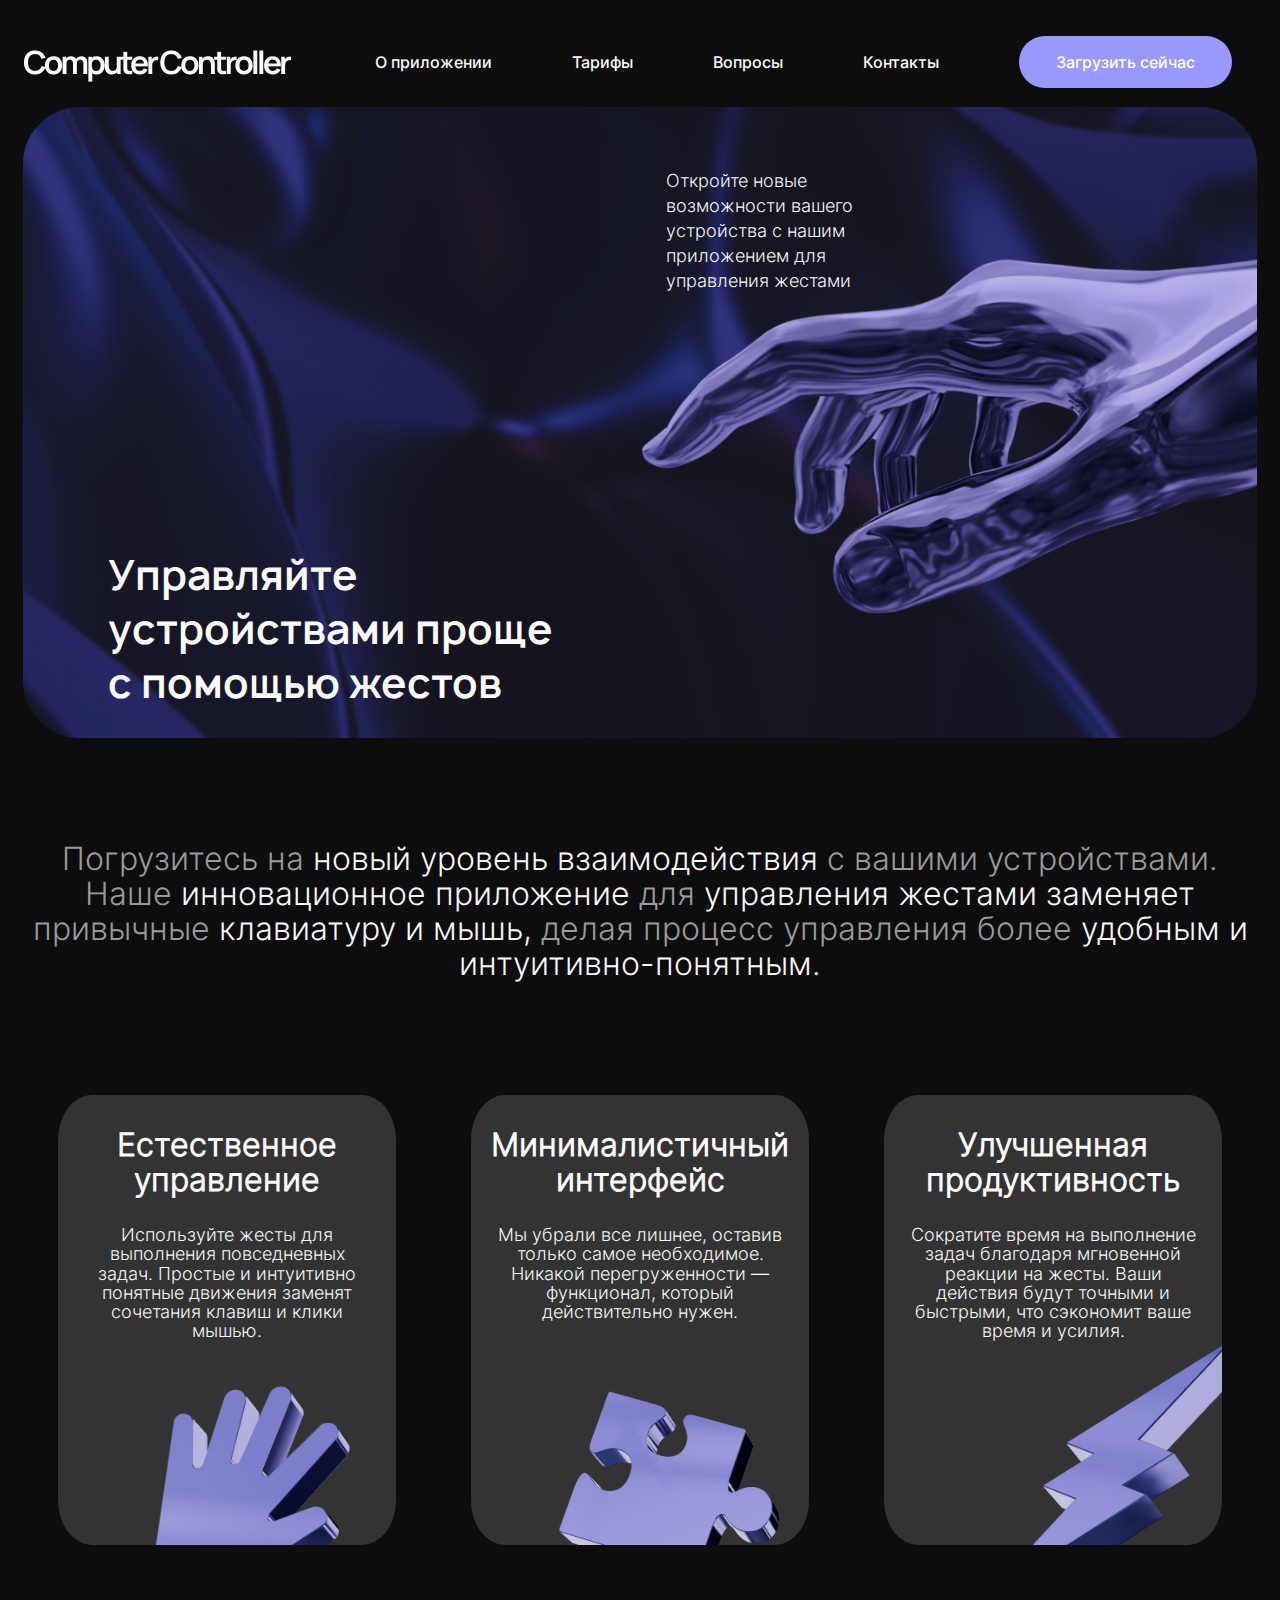
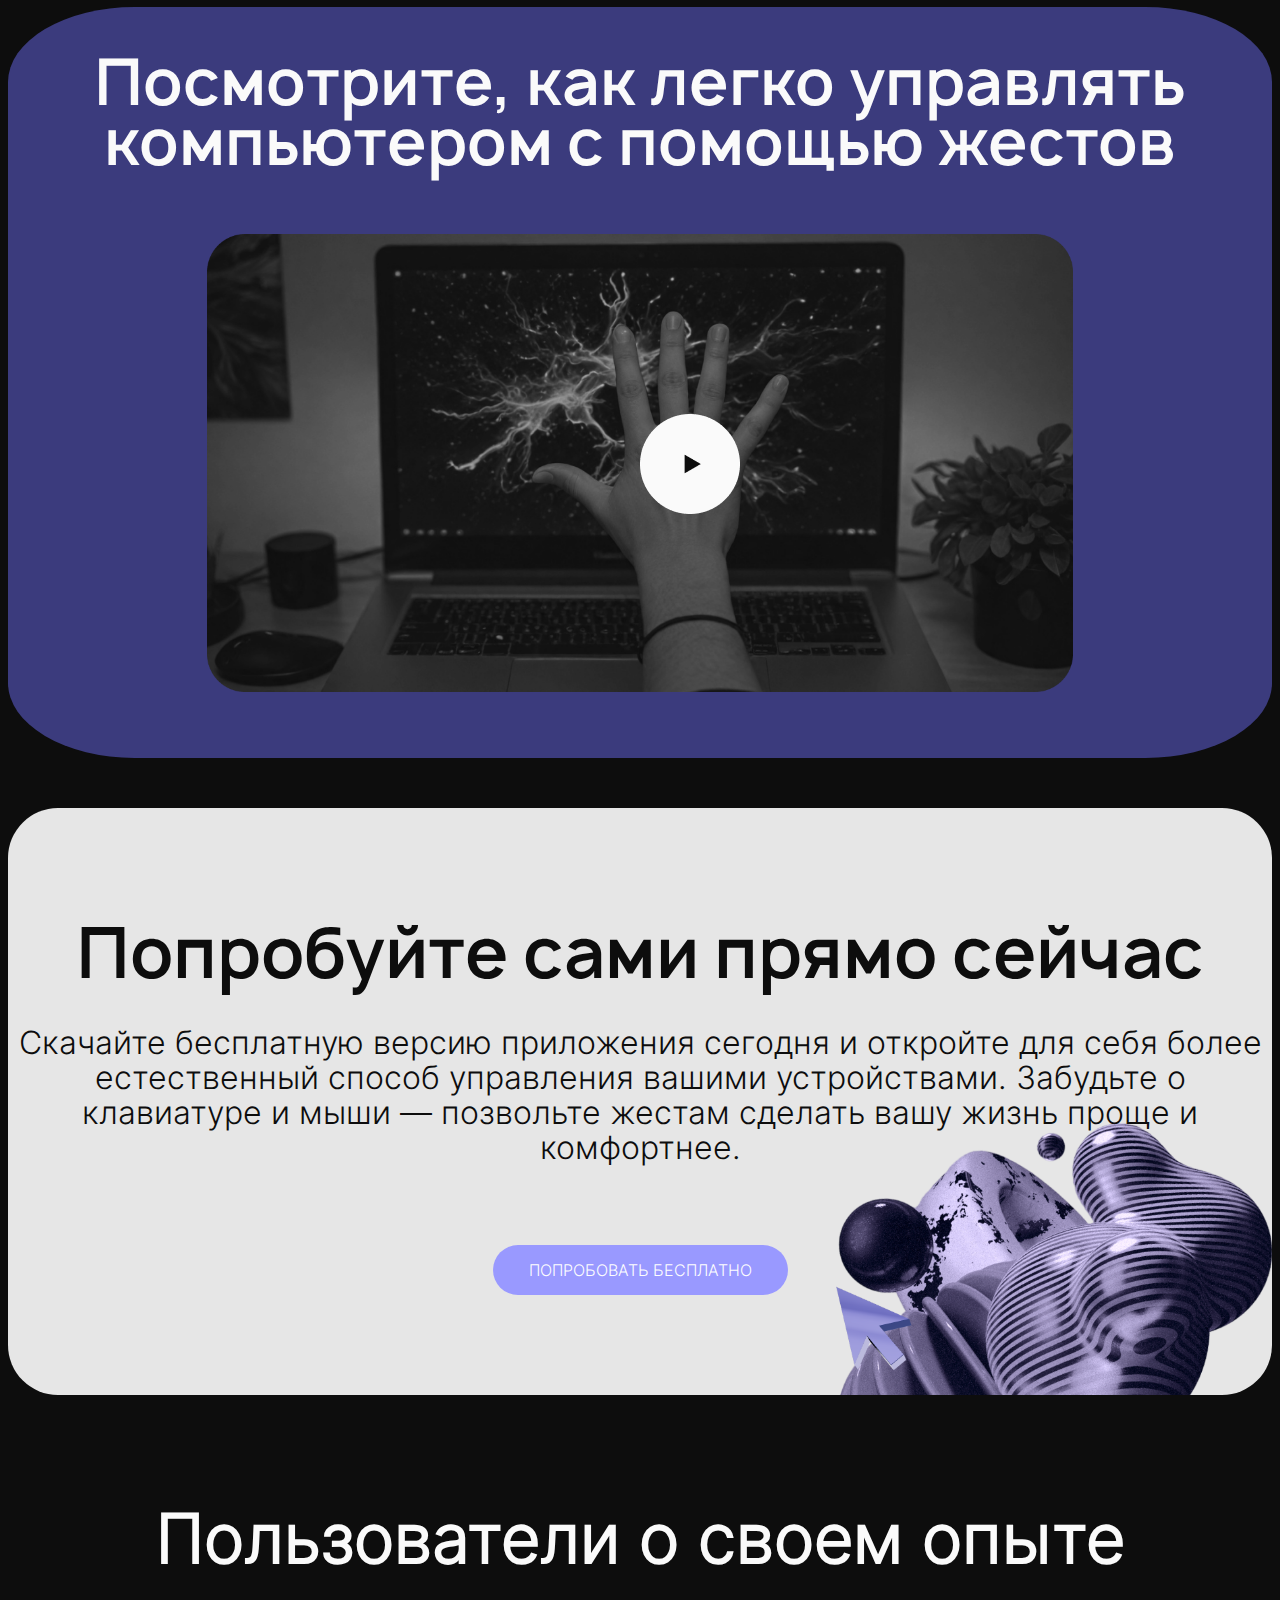
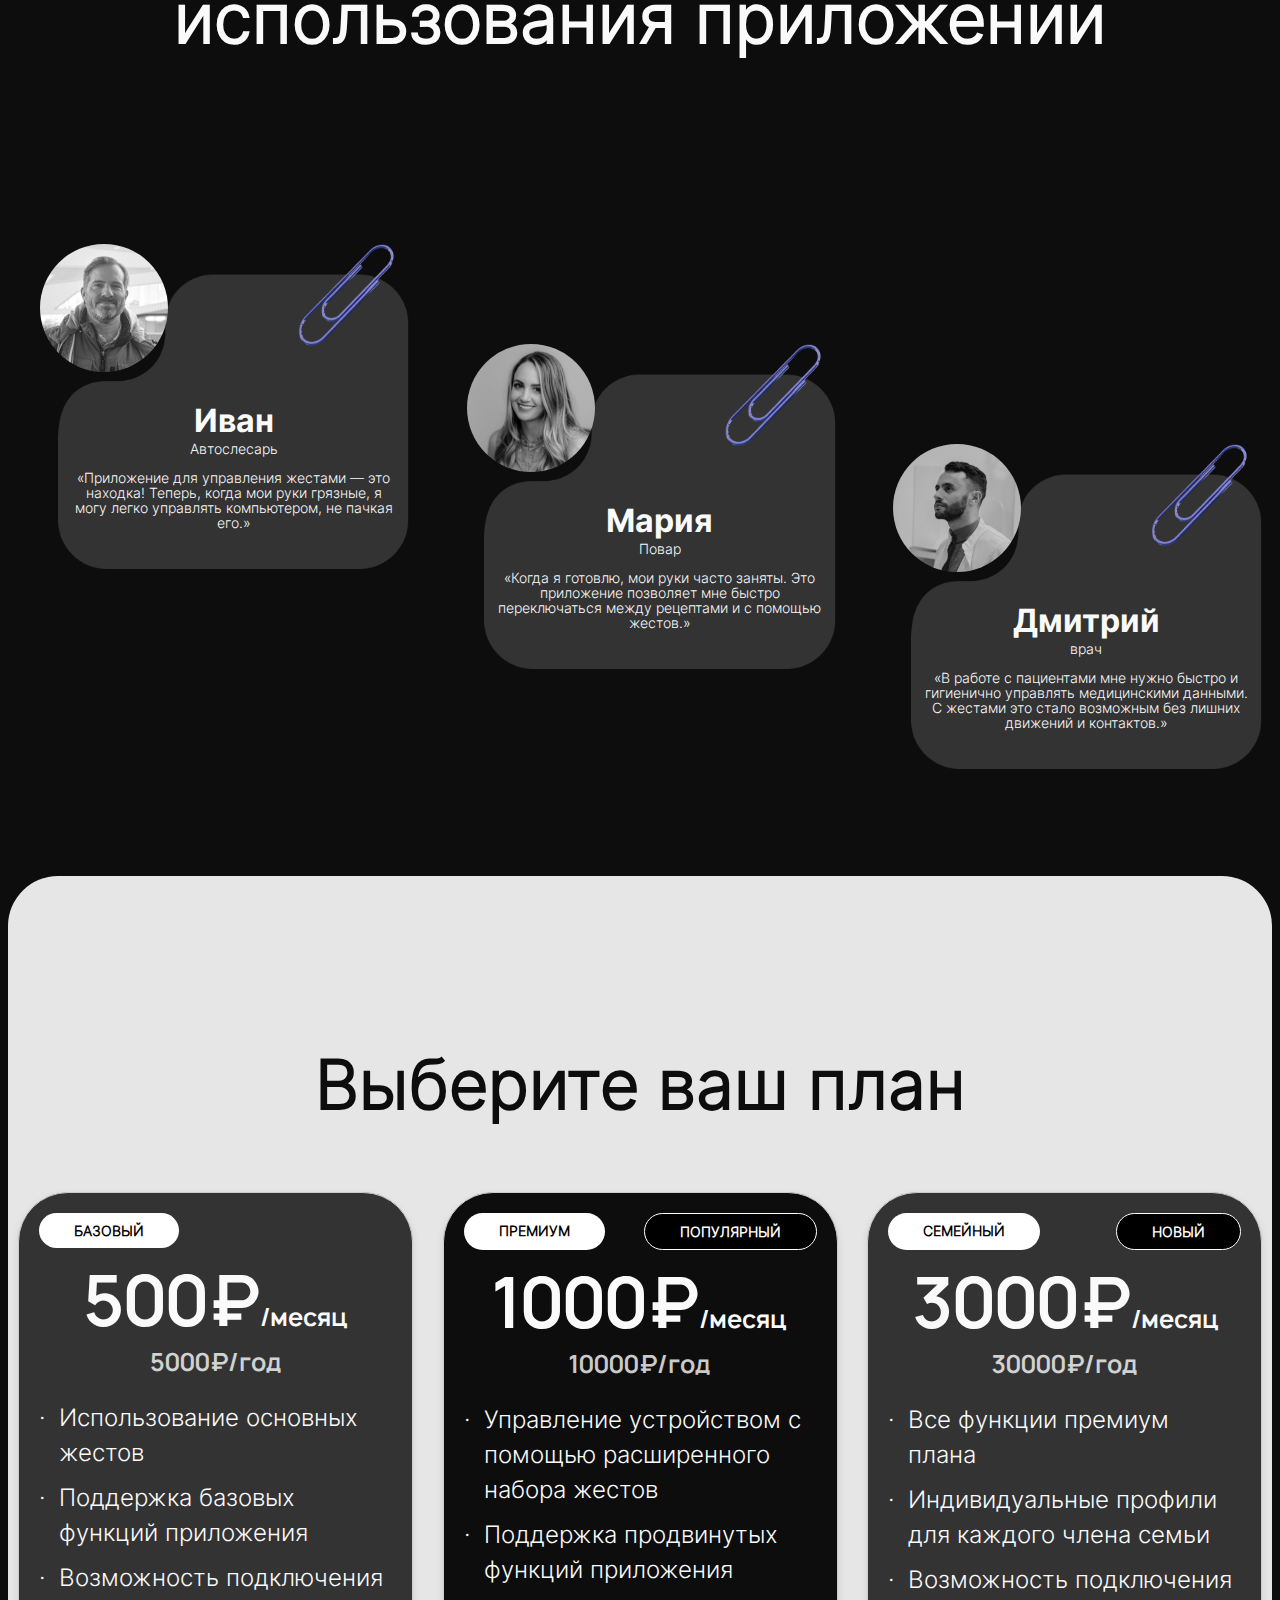
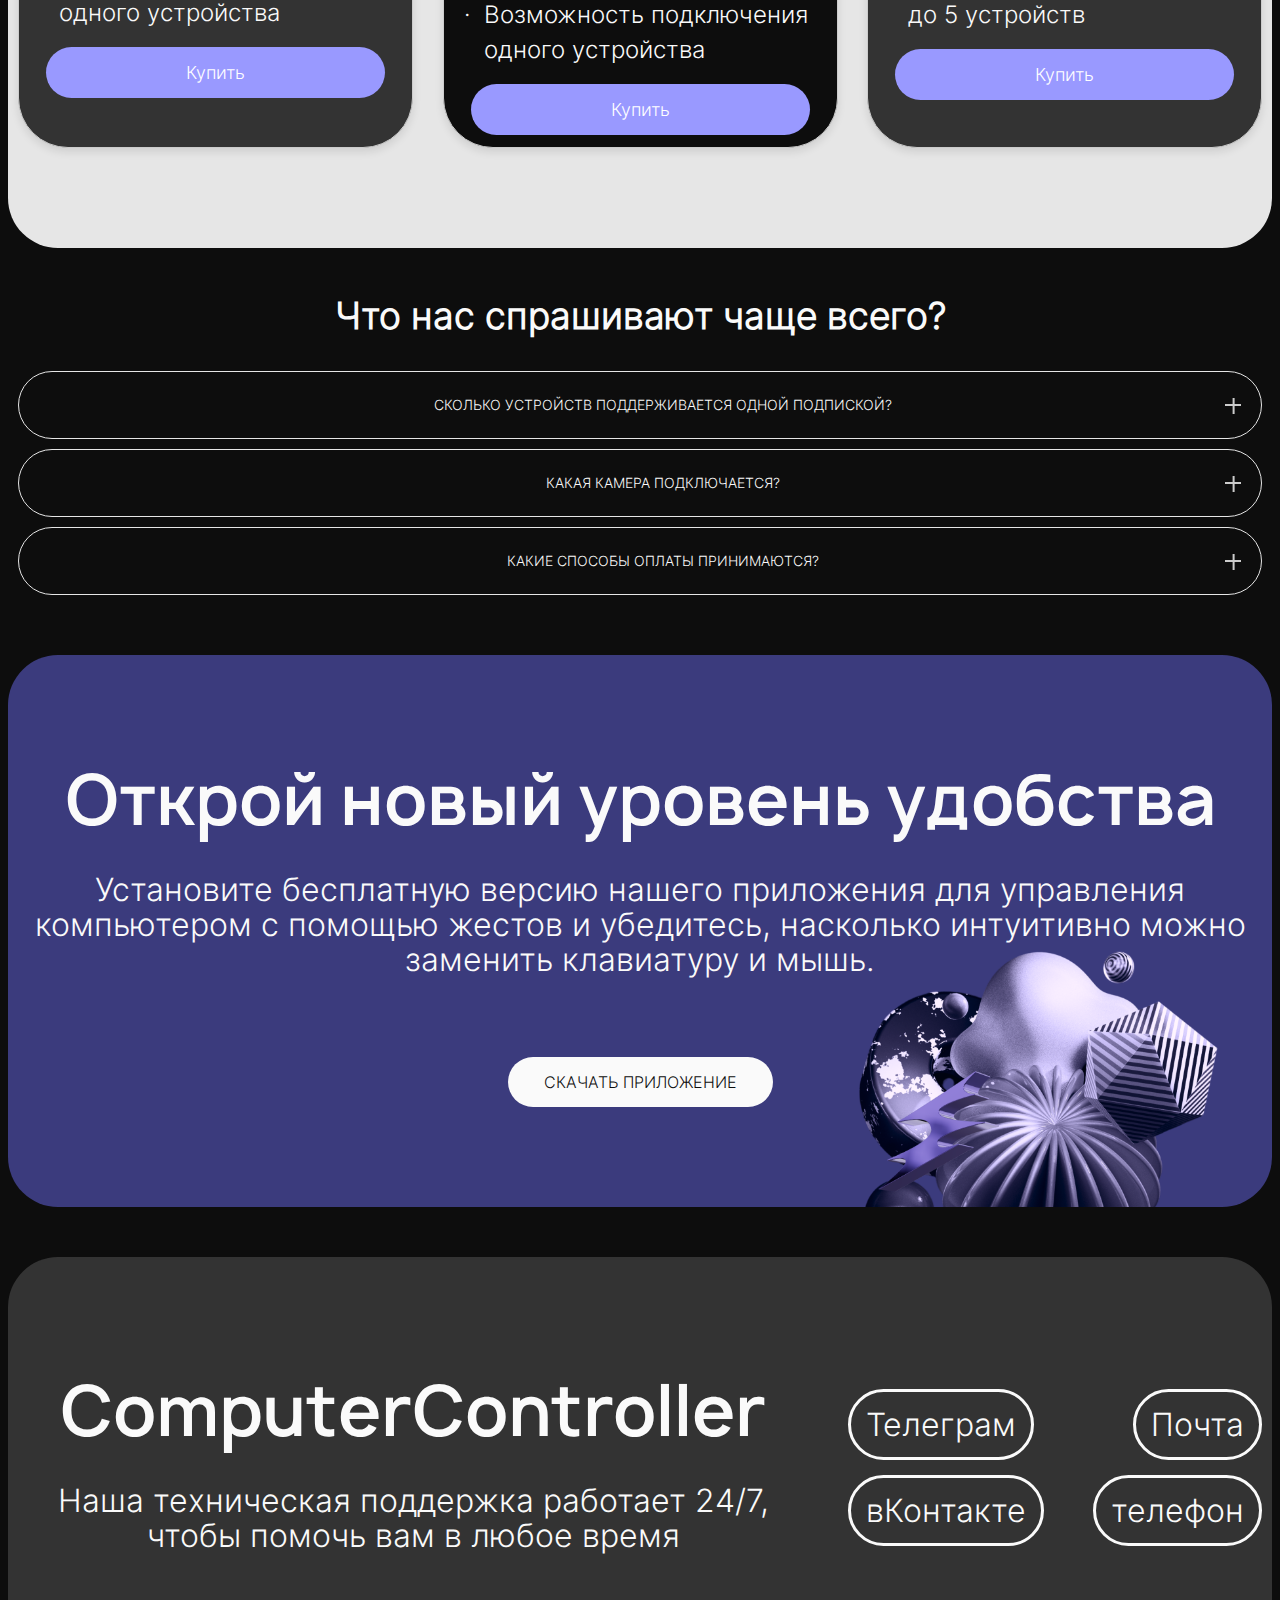
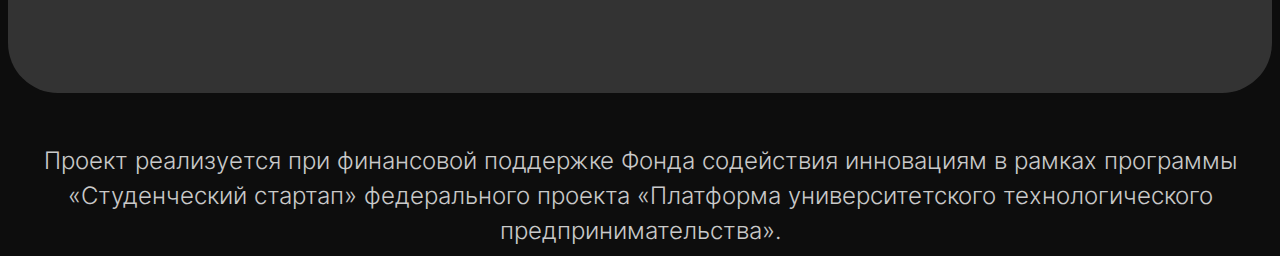
<file: 9b52f63154e4a063a68c3d33b1ae29ff/index.html>
<!DOCTYPE html>
<html lang="en">

<head>
    <meta charset="UTF-8">
    <meta name="viewport" content="width=device-width, initial-scale=1.0">
    <link rel="shortcut icon" href="images/icon.png" type="image/png">
    <title>ComputerController</title>
    <link rel="stylesheet" href="css/style.css">
    <!-- Yandex.Metrika counter -->
<script type="text/javascript" >
   (function(m,e,t,r,i,k,a){m[i]=m[i]||function(){(m[i].a=m[i].a||[]).push(arguments)};
   m[i].l=1*new Date();
   for (var j = 0; j < document.scripts.length; j++) {if (document.scripts[j].src === r) { return; }}
   k=e.createElement(t),a=e.getElementsByTagName(t)[0],k.async=1,k.src=r,a.parentNode.insertBefore(k,a)})
   (window, document, "script", "https://mc.yandex.ru/metrika/tag.js", "ym");

   ym(99607238, "init", {
        clickmap:true,
        trackLinks:true,
        accurateTrackBounce:true
   });
</script>

</head>

<body>
    <header class="header section">
        <div class="header_container">
            <div class="logo">
                <img src="images/logo.png" class="logo__img">
            </div>
            <div class="logo_min">
                <img src="images/logo_min.png" class="logo_min__img">
            </div>
            <div class="back">
                <img src="images/first-screen_bg.png" class="logo__img">
            </div>
            <nav class="menu">
                <button class="menu__btn">
                    <span></span>
                </button>
                <ul class="menu__list">
                    <li class="menu__list-item">
                        <a class="menu__list-link" href="#about">О приложении</a>
                    </li>
                    <li class="menu__list-item">
                        <a class="menu__list-link" href="#tariffs">Тарифы</a>
                    </li>
                    <li class="menu__list-item">
                        <a class="menu__list-link" href="#faq">Вопросы</a>
                    </li>
                    <li class="menu__list-item">
                        <a class="menu__list-link" href="#footer">Контакты</a>
                    </li>
                    <li class="menu__list-item">
                        <button class="download__btn" type="submit">Загрузить сейчас</button>
                    </li>
                </ul>
                
            </nav>
            <div class="submain_text">
                <p>Откройте новые возможности вашего устройства с нашим приложением для управления жестами</p>
            </div>
            <div class="main_text">
                <p>Управляйте устройствами проще с помощью жестов</p>
            </div>
        </div>
        
    </header>

    <!-- <section id="about" class="about section-page section">
        <div class="container" style="position: relative;top: 35%;">
            <div class="about__inner">
                <div class="about__text">
                    <p>
                        <p class="gray_about_text">Погрузитесь на</p> новый уровень взаимодействия <p class="gray_about_text">с вашими устройствами. Наше</p> инновационное приложение <p class="gray_about_text">для</p> управления жестами заменяет <p class="gray_about_text">привычные</p> клавиатуру и мышь, <p class="gray_about_text">делая процесс управления более</p> удобным и интуитивно-понятным.
                    </p>
                </div>
            </div>
        </div>
    </section> -->

    <section class="advantages section-page section">
        <div id="advantages" class="container" style="position: relative;top: 15%;">
            <div class="about__inner">
                <div class="about__text">
                    <p>
                        <p class="gray_about_text">Погрузитесь на</p> новый уровень взаимодействия <p class="gray_about_text">с вашими устройствами. Наше</p> инновационное приложение <p class="gray_about_text">для</p> управления жестами заменяет <p class="gray_about_text">привычные</p> клавиатуру и мышь, <p class="gray_about_text">делая процесс управления более</p> удобным и интуитивно-понятным.
                    </p>
                </div>
            </div>
            <ol class="advantages__inner">
                <div class="advantages__item" style="background-image: url('images/benefit-1.png'); background-size: 90%;  background-position: bottom right;">
                    <p class="advantages__item-text advantages__item-title">Естественное управление</p>
                    <p class="advantages__item-text advantages__item-subtitle">Используйте жесты для выполнения повседневных
                        задач. Простые и интуитивно понятные движения заменят сочетания клавиш и клики мышью.</p>
                </div>
                <div class="advantages__item" style="background-image: url('images/benefit-2.png'); background-size: 90%;  background-position: bottom right;">
                    <p class="advantages__item-text advantages__item-title">Минималистичный интерфейс</p>
                    <p class="advantages__item-text advantages__item-subtitle">Мы убрали все лишнее, оставив только самое
                        необходимое. Никакой перегруженности — функционал, который действительно нужен.</p>
                </div>
                <div class="advantages__item" style="background-image: url('images/benefit-3.png'); background-size: 90%;  background-position: bottom right;">
                    <p class="advantages__item-text advantages__item-title">Улучшенная продуктивность</p>
                    <p class="advantages__item-text advantages__item-subtitle">Сократите время на выполнение задач благодаря
                        мгновенной реакции на жесты. Ваши действия будут точными и быстрыми, что сэкономит ваше время и
                        усилия.</p>
                </div>
            </ol>
        </div>
    </section>

     <section id="video" class="video section-page section">
        <div class="container video_play">
            <p class="video_text">Посмотрите, как легко управлять компьютером с помощью жестов </p>
            <a class="video__btn" data-fancybox href="#"></a>
            <img src="images/video.png" class="video_img">
        </div>
    </section> 

    <section  class="trynow section-page section">
        <div  class="container">
            <div class="trynow__inner">
                
                <div class="trynow_form">
                    <h3 class="trynow__title">
                        Попробуйте сами прямо сейчас
                    </h3>
                    <p class="trynow__text">
                        Скачайте бесплатную версию приложения сегодня и откройте для себя более естественный способ
                        управления вашими устройствами. Забудьте о клавиатуре и мыши — позвольте жестам сделать вашу
                        жизнь проще и комфортнее.
                    </p>
                    <a class="trynow__btn" href="#">Попробовать бесплатно</a>

                </div>
                <img class="trynow__images" src="images/lead-magnet 1.png" alt="">
            </div>
        </div>
    </section>

    <section class="feedback section-page section">
        <div class="container">
            <h3 id="feedback" style="font-size: 68px; line-height: 5rem; text-align: center;     padding-top: 35px;">Пользователи о своем опыте использования приложении</h3>
            <ol class="feedback__inner">
                <div class="feedback__item" style="background-image: url('images/review.png'); background-size: 100%;">
                    <img class="feedback_img" src="images/ivan.png" alt="">
                    <p class="feedback__item-text feedback__item-title">Иван</p>
                    <p class="feedback__item-text feedback__item-subtitle">Автослесарь</p>
                    <p class="feedback__item-text feedback__item-subtitle">«Приложение для управления жестами — это
                        находка! Теперь, когда мои руки грязные, я могу легко управлять компьютером, не пачкая его.»</p>
                </div>
                <div class="feedback__item" id="feedback_img_second" style="background-image: url('images/review.png'); background-size: 100%;">
                    <img class="feedback_img" src="images/telka.png" alt="">
                    <p class="feedback__item-text feedback__item-title">Мария</p>
                    <p class="feedback__item-text feedback__item-subtitle">Повар</p>
                    <p class="feedback__item-text feedback__item-subtitle">«Когда я готовлю, мои руки часто заняты. Это
                        приложение позволяет мне быстро переключаться между рецептами и с помощью жестов.»</p>
                </div>
                <div class="feedback__item" id="feedback_img_third" style="background-image: url('images/review.png'); background-size: 100%;">
                    <img class="feedback_img" src="images/dima.png" alt="">
                    <p class="feedback__item-text feedback__item-title">Дмитрий</p>
                    <p class="feedback__item-text feedback__item-subtitle">врач</p>
                    <p class="feedback__item-text feedback__item-subtitle">«В работе с пациентами мне нужно быстро и
                        гигиенично управлять медицинскими данными. С жестами это стало возможным без лишних движений и
                        контактов.»</p>
                </div>
            </ol>
        </div>
    </section>

    <section id="tariffs" class="tariffs section-page section">
        <div class="container">
            <h3 id="tariffs_header" style="font-size: 68px; line-height: 5rem; text-align: center; color: #0D0D0D;">Выберите ваш план</h3>
            <div class="cards">
                <div class="card" id="card_1">
                    <div class="labels">
                        <div class="label premium">Базовый</div>
                    </div>
                    <div class="price-month">
                        <span class="price">500₽<p class="date">/месяц</p></span>
                    </div>
                    <div class="price-year">
                        <span class="price">5000₽/год</span>
                    </div>
                    <ul class="features">
                        <li>Использование основных жестов</li>
                        <li>Поддержка базовых функций приложения</li>
                        <li>Возможность подключения одного устройства</li>
                    </ul>
                    <a class="buy-button" data-tariff="Базовый">Купить</a>
                </div>
                <div class="card" id="card_2">
                    <div class="labels">
                        <div class="label premium">Премиум</div>
                        <div class="label popular">Популярный</div>
                    </div>
                    <div class="price-month">
                        <span class="price">1000₽<p class="date">/месяц</p></span>
                    </div>
                    <div class="price-year">
                        <span class="price">10000₽/год</span>
                    </div>
                    <ul class="features">
                        <li>Управление устройством с помощью расширенного набора жестов</li>
                        <li>Поддержка продвинутых функций приложения</li>
                        <li>Возможность подключения одного устройства</li>
                    </ul>
                    <a class="buy-button" data-tariff="Премиум">Купить</a>
                </div>
                <div class="card" id="card_3">
                    <div class="labels">
                        <div class="label premium">Семейный</div>
                        <div class="label popular">Новый</div>
                    </div>
                    <div class="price-month">
                        <span class="price">3000₽<p class="date">/месяц</p></span>
                    </div>
                    <div class="price-year">
                        <span class="price">30000₽/год</span>
                    </div>
                    <ul class="features">
                        <li>Все функции премиум плана</li>
                        <li>Индивидуальные профили для каждого члена семьи</li>
                        <li>Возможность подключения до 5 устройств</li>
                    </ul>
                    <a class="buy-button" data-tariff="Семейный">Купить</a>
                </div>
                
            </div>
            
        </div>
    </section>

    <section id="faq" class="faq section-page section">
        <div class="container" style="position: relative;top: 35%;">

            <h3>Что нас спрашивают чаще всего?</h3>
            <div class="questions">
                <div class="questions__item">
                    <div class="accordion">
                        <div class="accordion__item" data-collapse="#questions_1">
                            <div class="accordion__header">
                                <div class="accordion__title">Сколько устройств поддерживается одной подпиской?</div>
                            </div>
                            <div class="accordion__content" id="questions_1">
                                <p>Базовая и премиум подписки рассчитаны на одного пользователя. В семейную могут входить до 5 пользователей.</p>
                            </div>
                        </div>
                        
                        <div class="accordion__item" data-collapse="#questions_2">
                            <div class="accordion__header">
                                <div class="accordion__title">Какая камера подключается?</div>
                            </div>
                            <div class="accordion__content" id="questions_2">
                                <p>Автоматически подключается вебкамера подключенная к компьютеру. Так же будет работать телефон подключенный к компьютеру как вебкамера через сторонние приложения.</p>
                            </div>
                        </div>

                        <div class="accordion__item" data-collapse="#questions_3">
                            <div class="accordion__header">
                                <div class="accordion__title">Какие способы оплаты принимаются?</div>
                            </div>
                            <div class="accordion__content" id="questions_3">
                                <p>Оплата банковской картой, СБП.</p>
                            </div>
                        </div>
                    </div>
                </div>
            </div>

        </div>
    </section>

    <section class="newlevel section-page section">
        <div class="container">
            <div class="newlevel__inner">
                
                <div class="newlevel_form">
                    <h3 class="newlevel__title">
                        Открой новый уровень удобства
                    </h3>
                    <p class="newlevel__text">
                        Установите бесплатную версию нашего приложения для управления компьютером с помощью жестов и убедитесь, насколько интуитивно можно заменить клавиатуру и мышь.
                    </p>
                    <a class="newlevel__btn" type="submit">Скачать приложение</a>

                </div>
                <img class="newlevel__images" src="images/abstract.png" alt="">
            </div>
        </div>
    </section>

    <footer id="footer" class="footer section-page section">
        <div class="container" style="position: relative;top: 35%;">
            <div class="footer__inner">
                
                <div class="footer_form">
                    <h3 class="footer__title">
                        ComputerController
                    </h3>
                    <p class="footer__text">
                        Наша техническая поддержка работает 24/7, чтобы помочь вам в любое время
                    </p>

                </div>

                <div class="footer_links">
                    <ul class="footer_list">
                        <li class="footer_list-item">
                            <a href="#" class="footer_list-link">Телеграм</a>
                        </li>
                        <li class="footer_list-item">
                            <a href="#" class="footer_list-link">Почта</a>
                        </li>
                        <li class="footer_list-item">
                            <a href="#" class="footer_list-link">вКонтакте</a>
                        </li>
                        <li class="footer_list-item">
                            <a href="" class="footer_list-link">телефон</a>
                        </li>
                    </ul>
                </div>

            </div>
        </div>
    </footer> 
    <section class="help">

            <span class="help_text"><a target="_blank" href="https://fasie.ru/">Проект реализуется при финансовой поддержке Фонда содействия инновациям в рамках программы «Студенческий стартап» федерального проекта «Платформа университетского технологического предпринимательства».</a></span>

    </section>



    <div id="modal" class="modal" style="display: none;">
    <div class="modal-content">
        <span class="close">&times;</span>
        <h2>Оформление заказа</h2>
        <form id="ajax-contact-form" enctype="multipart/form-data" method="post" class="application" name="submit-to-google-sheet">
            <label for="name">Имя:</label>
            <input type="text" id="name" name="name" required>
    
            <label for="phone">Телефон:</label>
            <input type="tel" id="phone" name="phone" required placeholder="+7 (___) ___-__-__">
    
            <label for="email">Email:</label>
            <input type="email" id="email" name="email" required>
    
            <label for="tariff">Тариф:</label>
            <input type="text" id="tariff" name="tariff" readonly>
    
            <button type="submit" id="submit-button">Отправить</button>
            <div id="loading-spinner" style="display: none;">Отправка...</div>
        </form>
    </div>
</div>

<script>
// Функция для маски телефона
document.getElementById('phone').addEventListener('input', function (e) {
    let input = e.target.value.replace(/\D/g, ''); // Удаляем все нецифровые символы
    let formattedInput = '+7 (';

    if (input.length > 1) formattedInput += input.substring(1, 4);
    if (input.length >= 5) formattedInput += ') ' + input.substring(4, 7);
    if (input.length >= 8) formattedInput += '-' + input.substring(7, 9);
    if (input.length >= 10) formattedInput += '-' + input.substring(9, 11);

    e.target.value = formattedInput;
});


</script>


    <script src="js/jq.js"></script>
    <script src="js/main.js"></script>
    <script src="js/scroll.js"></script>
</body>

</html>
</file>
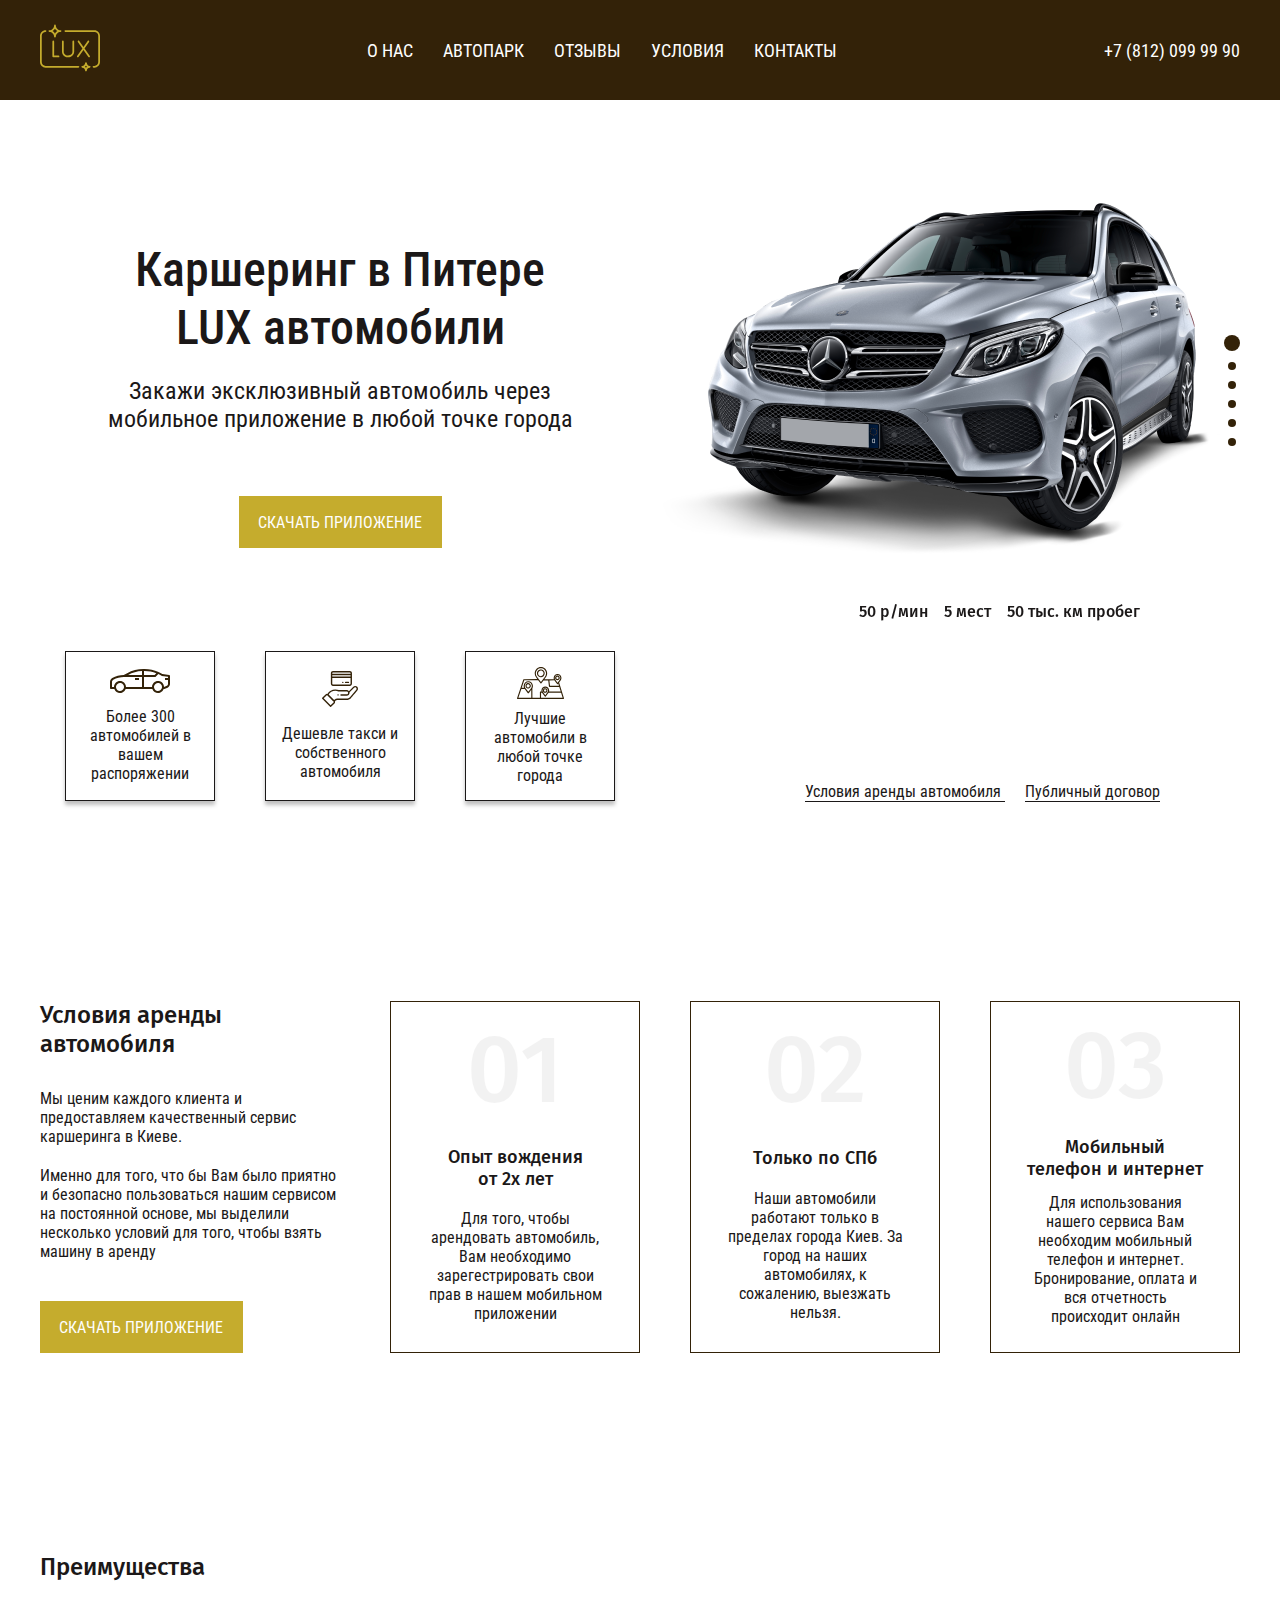
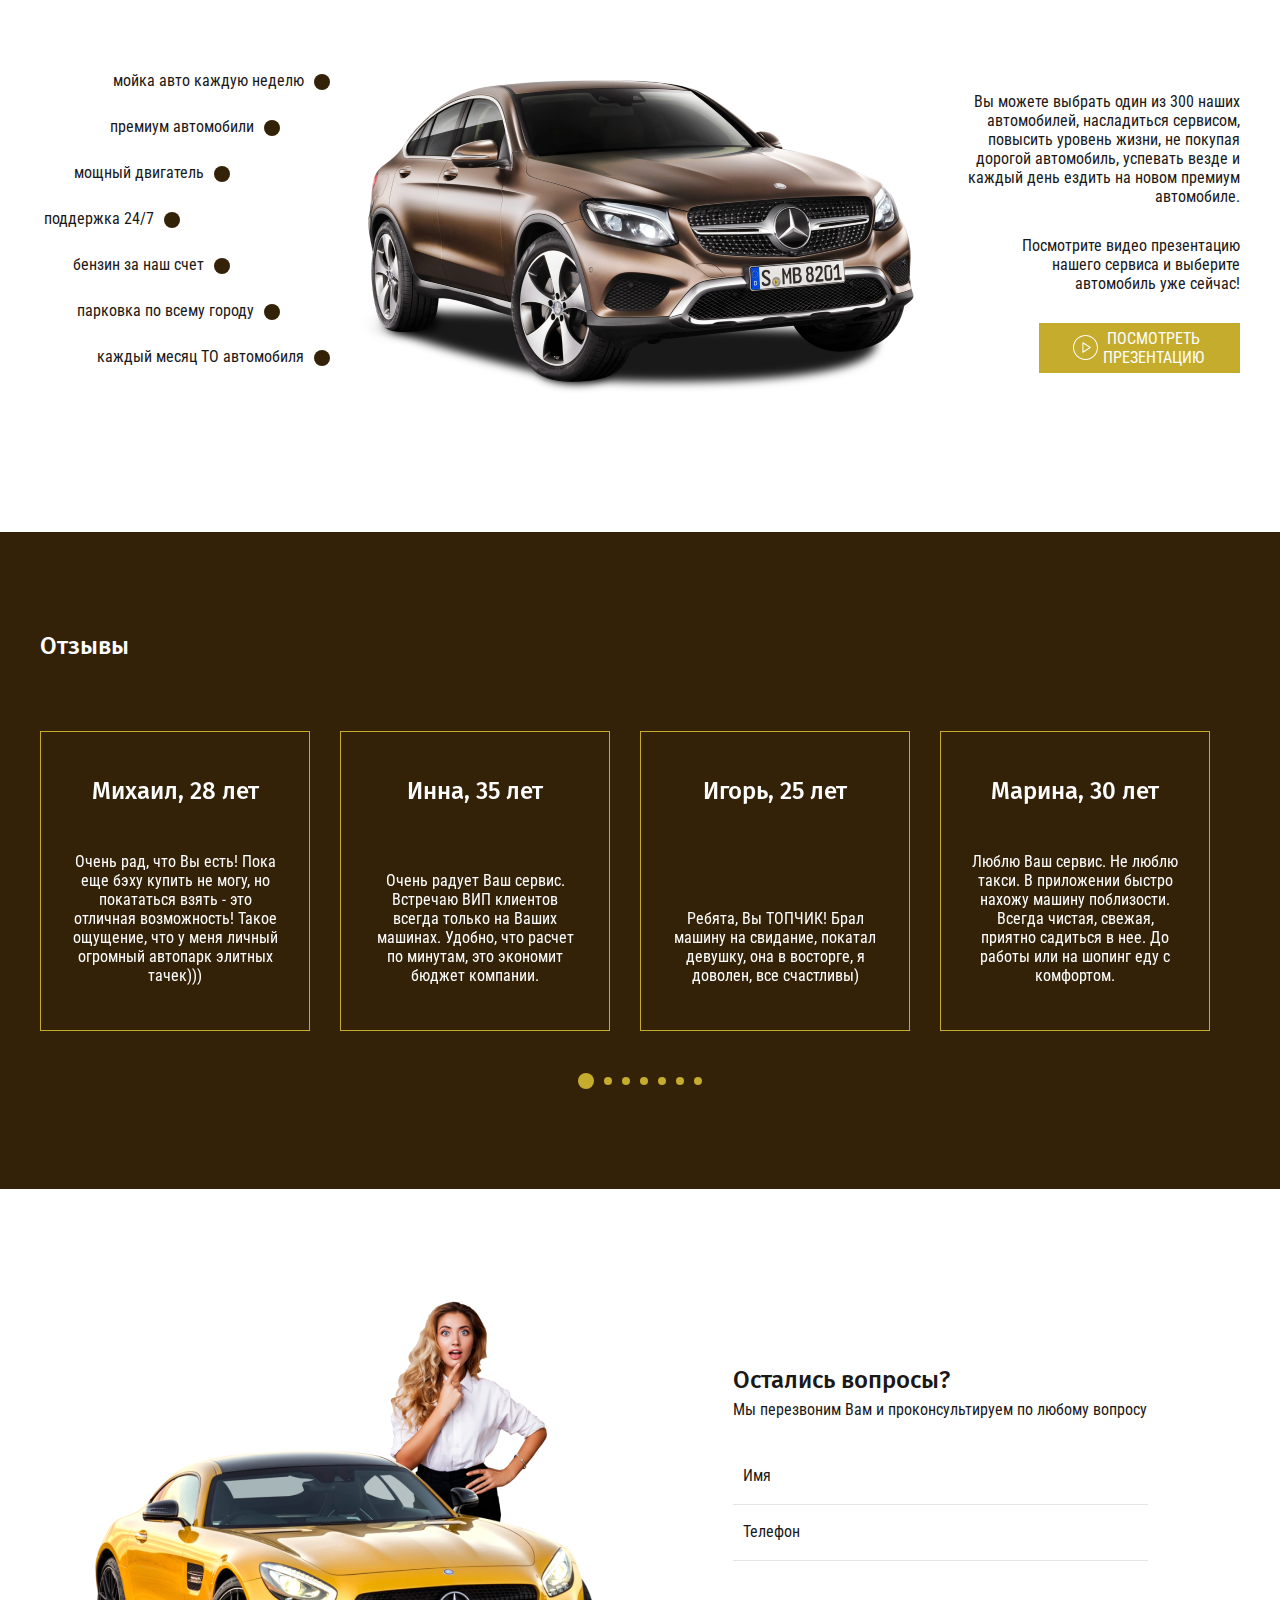
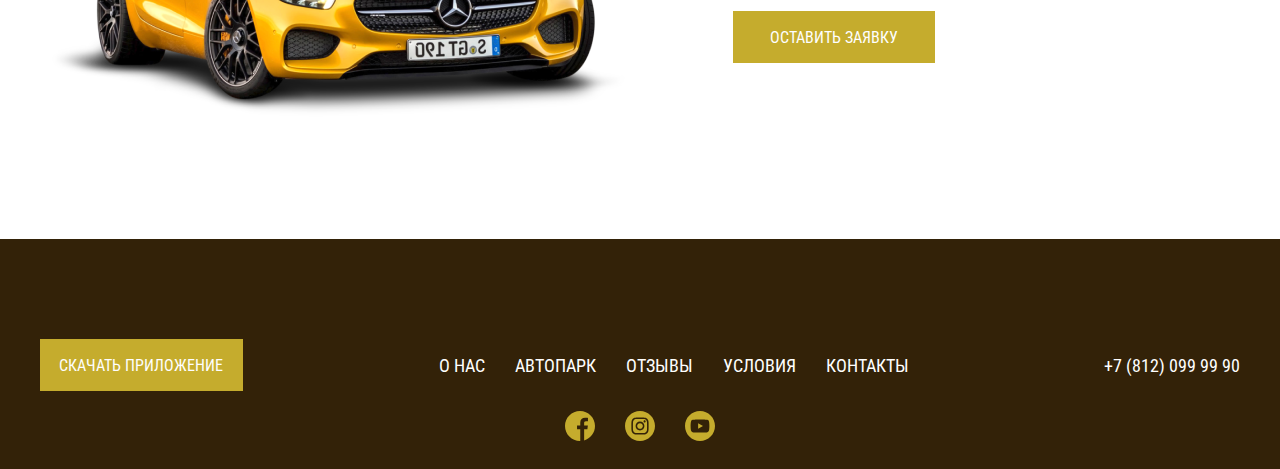
<file: example_draft-main/index.html>
<!DOCTYPE html>
<html lang="ru">

<head>
	<meta charset="UTF-8">
	<meta name="viewport" content="width=device-width, initial-scale=1.0">
	<meta http-equiv="X-UA-Compatible" content="ie=edge">
	<link rel="shortcut icon" href="images/slider-img.png" type="image/png">
	<title>Drafts</title>
	<link rel="preconnect" href="https://fonts.gstatic.com">
	<link href="https://fonts.googleapis.com/css2?family=Fira+Sans:wght@500&family=Roboto+Condensed&display=swap" rel="stylesheet">
	<link rel="stylesheet" href="css/reset.css">
	<link rel="stylesheet" href="css/slick.css">
	<link rel="stylesheet" href="css/jquery.fancybox.css">
	<link rel="stylesheet" href="css/style.css">
</head>

<body>

	<header class="header">
		<div class="container">
			<div class="header__inner">
				<a class="logo" href="#">
					<img class="logo__link" src="images/logo.svg" alt="logo">
				</a>

				<nav class="menu">
					<button class="menu__btn"></button>
					<ul class="menu__list">
						<li class="menu__item"><a class="menu__list-link" href="#">О НАС</a></li>
						<li class="menu__item"><a class="menu__list-link" href="#">АВТОПАРК</a></li>
						<li class="menu__item"><a class="menu__list-link" href="#">ОТЗЫВЫ</a></li>
						<li class="menu__item"><a class="menu__list-link" href="#">УСЛОВИЯ</a></li>
						<li class="menu__item"><a class="menu__list-link" href="#">КОНТАКТЫ</a></li>
					</ul>
				</nav>

				<a class="phone" href="tel:78120999990">+7 (812) 099 99 90</a>
			</div>
		</div>
	</header>

	<section class="top">
		<div class="container">
			<div class="top__heading">
				<div class="top__content">
					<h1 class="top__title">
						Каршеринг в Питере
						LUX автомобили 
					</h1>
					<p class="top__text">
						Закажи эксклюзивный автомобиль через мобильное приложение в любой точке города
					</p>
					<a class="application-btn" href="#">Скачать приложение</a>
				</div>
				<div class="top__slider">
					<div class="top__slider-item">
						<img class="top__slider-images" src="images/slider-img.png" alt="">
						<p class="top__slider-text">
							<span>50 р/мин</span> <span>5 мест</span> <span>50 тыс. км пробег</span>
						</p>
					</div>
					<div class="top__slider-item">
						<img class="top__slider-images" src="images/slider-img1.png" alt="">
						<p class="top__slider-text">
							<span>40 р/мин</span> <span>5 мест</span> <span>50 тыс. км пробег</span>
						</p>
					</div>
					<div class="top__slider-item">
						<img class="top__slider-images" src="images/slider-img.png" alt="">
						<p class="top__slider-text">
							<span>40 р/мин</span> <span>5 мест</span> <span>50 тыс. км пробег</span>
						</p>
					</div>
					<div class="top__slider-item">
						<img class="top__slider-images" src="images/slider-img1.png" alt="">
						<p class="top__slider-text">
							<span>40 р/мин</span> <span>5 мест</span> <span>50 тыс. км пробег</span>
						</p>
					</div>
					<div class="top__slider-item">
						<img class="top__slider-images" src="images/slider-img.png" alt="">
						<p class="top__slider-text">
							<span>40 р/мин</span> <span>5 мест</span> <span>50 тыс. км пробег</span>
						</p>
					</div>
					<div class="top__slider-item">
						<img class="top__slider-images" src="images/slider-img1.png" alt="">
						<p class="top__slider-text">
							<span>40 р/мин</span> <span>5 мест</span> <span>50 тыс. км пробег</span>
						</p>
					</div>
				</div>
			</div>

			<div class="top__bottom">
				<div class="top__items">
					<div class="top__item">
						<img class="top__item-img" src="images/icon-1.svg" alt="">
						<p class="top__item-text">
							Более 300 автомобилей 
							в вашем распоряжении
						</p>
					</div>
					<div class="top__item">
						<img class="top__item-img" src="images/icon-2.svg" alt="">
						<p class="top__item-text">
							Дешевле такси 
							и собственного автомобиля	
						</p>
					</div>
					<div class="top__item">
						<img class="top__item-img" src="images/icon-3.svg" alt="">
						<p class="top__item-text">
							Лучшие автомобили в любой точке города
						</p>
					</div>
				</div>
				<div class="top__links">
					<a class="top__link" href="#">Условия аренды автомобиля </a>
					<a class="top__link" href="#">Публичный договор</a>
				</div>
			</div>
		</div>
	</section>
	
	<section class="rent">
		<div class="container">
			<div class="rent__inner">
				<div class="rent__content">
					<h3 class="rent__title">
						Условия аренды 
						автомобиля
					</h3>
					<p class="rent__text">
						Мы ценим каждого клиента и предоставляем качественный сервис каршеринга в Киеве.
					</p>
					<p class="rent__text">
						Именно для того, что бы Вам было приятно и безопасно пользоваться нашим сервисом на постоянной основе, мы выделили несколько условий для того, чтобы взять машину в аренду
					</p>
					<a class="application-btn" href="#">Скачать приложение</a>
				</div>
				<div class="rent__item">
					<div class="rent__item-num">01</div>
					<p class="rent__item-title">
						Опыт вождения <br>
						от 2х лет
					</p>
					<p class="rent__item-text">
						Для того, чтобы арендовать автомобиль, Вам необходимо зарегестрировать свои прав в нашем мобильном приложении
					</p>
				</div>
				<div class="rent__item">
					<div class="rent__item-num">02</div>
					<p class="rent__item-title">
						Только по СПб
					</p>
					<p class="rent__item-text">
						Наши автомобили работают только в пределах города Киев.
						За город на наших автомобилях, к сожалению, выезжать нельзя.
					</p>
				</div>
				<div class="rent__item">
					<div class="rent__item-num">03</div>
					<p class="rent__item-title">
						Мобильный телефон и интернет
					</p>
					<p class="rent__item-text">
						Для использования нашего сервиса Вам необходим мобильный телефон и интернет.
						Бронирование, оплата и вся отчетность происходит онлайн
					</p>
				</div>
			</div>
		</div>
	</section>

	<section class="benefits">
		<div class="container">
			<h3 class="benefits__title">
				Преимущества
			</h3>
			<div class="benfits__items">
				<ul class="benefits__list">
					<li class="benefits__list-item">мойка авто каждую неделю</li>
					<li class="benefits__list-item">премиум автомобили</li>
					<li class="benefits__list-item">мощный двигатель</li>
					<li class="benefits__list-item">поддержка 24/7</li>
					<li class="benefits__list-item">бензин за наш счет</li>
					<li class="benefits__list-item">парковка по всему городу</li>
					<li class="benefits__list-item">каждый месяц ТО автомобиля</li>
				</ul>
				<img class="benefits__images" src="images/benefits.png" alt="">
				<div class="benefits__content">
					<p class="benefits__text">
						Вы можете выбрать один из 300 наших автомобилей, насладиться сервисом, повысить уровень жизни, не покупая дорогой автомобиль, успевать везде и каждый день ездить на новом премиум автомобиле.
					</p>
					<p class="benefits__text">
						Посмотрите видео презентацию нашего сервиса и выберите автомобиль уже сейчас!
					</p>
					<a class="video__popup" data-fancybox href="https://www.youtube.com/watch?v=GAlP1MxZ4n0">
						ПОСМОТРЕТЬ <br>
						ПРЕЗЕНТАЦИЮ
					</a>
				</div>
			</div>
		</div>
	</section>

	<section class="reviews">
		<div class="container">
			<h3 class="reviews__title">
				Отзывы
			</h3>
			<div class="reviews__slider">
				<div class="reviews__item">
					<p class="reviews__item-name">
						Михаил, 28 лет
					</p>
					<p class="reviews__item-text">
						Очень рад, что Вы есть!
						Пока еще бэху купить не могу, но покататься взять - это отличная возможность!
						Такое ощущение, что у меня личный огромный автопарк элитных тачек)))
					</p>
				</div>
				<div class="reviews__item">
					<p class="reviews__item-name">
						Инна, 35 лет
					</p>
					<p class="reviews__item-text">
						Очень радует Ваш сервис. Встречаю ВИП клиентов всегда только на Ваших машинах.
						Удобно, что расчет по минутам, это экономит бюджет компании.
					</p>
				</div>
				<div class="reviews__item">
					<p class="reviews__item-name">
						Игорь, 25 лет
					</p>
					<p class="reviews__item-text">
						Ребята, Вы ТОПЧИК!
						Брал машину на свидание, покатал девушку, она в восторге, я доволен, все счастливы)
					</p>
				</div>
				<div class="reviews__item">
					<p class="reviews__item-name">
						Марина, 30 лет
					</p>
					<p class="reviews__item-text">
						Люблю Ваш сервис. Не люблю такси. В приложении быстро нахожу машину поблизости. Всегда чистая, свежая, приятно садиться в нее. До работы или на шопинг еду с комфортом. 
					</p>
				</div>
				<div class="reviews__item">
					<p class="reviews__item-name">
						Инна, 35 лет
					</p>
					<p class="reviews__item-text">
						Очень радует Ваш сервис. Встречаю ВИП клиентов всегда только на Ваших машинах.
						Удобно, что расчет по минутам, это экономит бюджет компании.
					</p>
				</div>
				<div class="reviews__item">
					<p class="reviews__item-name">
						Игорь, 25 лет
					</p>
					<p class="reviews__item-text">
						Ребята, Вы ТОПЧИК!
						Брал машину на свидание, покатал девушку, она в восторге, я доволен, все счастливы)
					</p>
				</div>
				<div class="reviews__item">
					<p class="reviews__item-name">
						Марина, 30 лет
					</p>
					<p class="reviews__item-text">
						Люблю Ваш сервис. Не люблю такси. В приложении быстро нахожу машину поблизости. Всегда чистая, свежая, приятно садиться в нее. До работы или на шопинг еду с комфортом. 
					</p>
				</div>
			</div>
		</div>
	</section>

	<section class="feedback">
		<div class="container">
			<div class="feedback__inner">
				<img class="feedback__images" src="images/feedback-img.png" alt="">
				<form class="feedback__form">
					<h3 class="feedback__title">
						Остались вопросы?
					</h3>
					<p class="feedback__text">
						Мы перезвоним Вам и проконсультируем по любому вопросу
					</p>
					<input class="feedback__input" type="text" placeholder="Имя">
					<input class="feedback__input" type="text" placeholder="Телефон">
					<button class="feedback__btn" type="submit">ОСТАВИТЬ ЗАЯВКУ</button>
				</form>
			</div>
		</div>
	</section>

	<footer class="footer">
		<div class="container">
			<div class="footer__top">
				<a class="application-btn" href="#">Скачать приложение</a>
				<nav class="menu">
					<ul class="menu__list">
						<li class="menu__item"><a class="menu__list-link" href="#">О НАС</a></li>
						<li class="menu__item"><a class="menu__list-link" href="#">АВТОПАРК</a></li>
						<li class="menu__item"><a class="menu__list-link" href="#">ОТЗЫВЫ</a></li>
						<li class="menu__item"><a class="menu__list-link" href="#">УСЛОВИЯ</a></li>
						<li class="menu__item"><a class="menu__list-link" href="#">КОНТАКТЫ</a></li>
					</ul>
				</nav>
				<a class="phone" href="tel:78120999999090">+7 (812) 099 99 90</a>
			</div>
			<ul class="footer__social">
				<li class="footer__social-item"><a href="#" class="footer__social-link">
					<img class="footer__social-img" src="images/facebook.svg" alt="">
				</a></li>
				<li class="footer__social-item"><a href="#" class="footer__social-link">
					<img class="footer__social-img" src="images/instagram.svg" alt="">
				</a></li>
				<li class="footer__social-item"><a href="#" class="footer__social-link">
					<img class="footer__social-img" src="images/youtube.svg" alt="">
				</a></li>
			</ul>
		</div>
	</footer> 

	<script src="https://ajax.googleapis.com/ajax/libs/jquery/3.4.1/jquery.min.js"></script>
	<script src="js/slick.min.js"></script>
	<script src="js/jquery.fancybox.min.js"></script>
	<script src="js/main.js"></script>
</body>

</html>
</file>
<file: 9b52f63154e4a063a68c3d33b1ae29ff/css/style.css>
@font-face {
    font-family: "ms";
    src: url("../fonts/manrope-semibold.otf");
}

@font-face {
    font-family: "ib";
    src: url("../fonts/Inter-Bold.otf");
}

@font-face {
    font-family: "im";
    src: url("../fonts/Inter-Medium.ttf");
}

@font-face {
    font-family: "il";
    src: url("../fonts/Inter-Light.ttf");
}

html {
    box-sizing: border-box;
    scroll-behavior: smooth;
}

*,
*:before,
*:after {
    box-sizing: inherit;
}

#loading-spinner {
    font-size: 16px;
    color: #555;
    text-align: center;
    margin-top: 10px;
}

body {
    background-color: #0d0d0d;
    color: #fafafa;
    font-size: 32px;
    font-family: 'il';
    letter-spacing: 0px;
    line-height: 35px;
}

a {
    color: inherit;
    text-decoration: none;
}

ul {
    list-style: none;
}

/* Основные стили модального окна */
.modal {
    display: none;
    /* Модальное окно по умолчанию скрыто */
    position: fixed;
    z-index: 1;
    left: 0;
    top: 0;
    width: 100%;
    height: 100%;
    background-color: rgba(0, 0, 0, 0.5);
    /* Прозрачный черный фон */
    justify-content: center;
    align-items: center;
    overflow: auto;
}

/* Контейнер для содержимого модального окна */
.modal-content {
    background-color: #fff;
    margin: auto;
    padding: 40px;
    border-radius: 10px;
    max-width: 500px;
    box-shadow: 0 4px 8px rgba(0, 0, 0, 0.2);
    /* Тень вокруг модального окна */
    position: relative;
}

/* Кнопка закрытия модального окна */
.close {
    position: absolute;
    right: 20px;
    top: 20px;
    font-size: 24px;
    cursor: pointer;
    color: black;
}

/* Стили заголовка формы */
.modal-content h2 {
    margin-bottom: 20px;
    font-size: 32px;
    color: #333;
    text-align: center;
}

/* Стили полей ввода */
.modal-content label {
    display: block;
    margin: 15px 0 5px;
    font-size: 18px;
    color: #333;
}

.modal-content input[type="text"],
.modal-content input[type="tel"],
.modal-content input[type="email"] {
    width: calc(100% - 20px);
    padding: 10px;
    margin-bottom: 15px;
    border: 1px solid #ccc;
    border-radius: 5px;
    font-size: 16px;
    background-color: #f9f9f9;
    transition: border-color 0.3s ease;
}

/* Стиль для поля "Тариф" только для чтения */
.modal-content input[readonly] {
    background-color: #e9e9e9;
}

/* При наведении меняем цвет границы полей */
.modal-content input:focus {
    border-color: #007bff;
    outline: none;
}

/* Стиль кнопки отправки */
.modal-content button[type="submit"] {
    width: 100%;
    padding: 12px 0;
    background-color: #007bff;
    color: #fff;
    font-size: 18px;
    border: none;
    border-radius: 5px;
    cursor: pointer;
    transition: background-color 0.3s ease;
}

/* Изменение цвета кнопки при наведении */
.modal-content button[type="submit"]:hover {
    background-color: #0056b3;
}



.container {
    max-width: 1380px;
    padding: 0 10px;
    margin: 0 auto;
}

.section-page {
    /* height: 100vh; */
    padding: 0 auto;
    text-align: center;
    align-items: center;
    margin: 50px 0;
}

.header_container {
    /* background-image: url('../images/first-screen_bg.png'); */
    /* height: 100vh; */
    background-repeat: no-repeat;
    background-size: cover;
    -webkit-background-size: cover;
    background-position: center 112px;
    position: relative;
    padding: 15px;
}

.back img {
    width: 100%;
}

.logo__img {
    margin-top: 15px;
}

.logo_min {
    display: none;
}


.menu {
    font-family: 'im';
    font-weight: 400;
    font-size: 16px;
    position: absolute;
    padding: 0px 0 50px;
    top: 12px;
    right: 0;
    z-index: 100;
}

.menu__btn {
    display: none;
}

.menu__list {
    display: flex;
    justify-content: center;
    align-items: center;
}

.menu__list-item {
    padding: 0 40px;
}

.menu__list-item:hover,
.menu__list-link--active {
    color: #FAFAFA;
    text-decoration: underline;
}

.download__btn {
    /* text-transform: uppercase; */
    color: #FEFEFE;
    border: 1px solid transparent;
    display: inline-block;
    padding: 16px 36px 15px;
    background-color: #9999FF;
    /* margin-top: 50px; */
    font-family: 'im';
    font-weight: 400;
    cursor: pointer;
    outline: none;
    font-size: 16px;
    line-height: 19px;
    transition: all .3s;
    border-radius: 30px;
}

.submain_text {
    font-family: 'il';
    letter-spacing: 0px;
    font-size: 18px;
    width: 227px;
    position: absolute;
    right: 30%;
    /* position: absolute; */
    top: 142px;
    line-height: 25px;
}

.main_text {
    font-family: 'ms';
    font-size: 80px;
    width: 890px;
    position: absolute;
    top: 500px;
    left: 150px;
    line-height: 100px;
}

.about__inner {
    display: flex;
}

.about__text {
    text-align: center;
    align-items: center;
}

.gray_about_text {
    /* font-family: "ib"; */
    color: #9B9B9B;
    display: inline;
}

.advantages__inner {
    display: grid;
    grid-template-columns: repeat(auto-fill, minmax(284px, 1fr));
    grid-gap: 100px 75px;
    counter-reset: namber;
    padding-top: 50px;
    margin-right: 40px;
}

.advantages__item {
    background-color: #333333;
    height: 450px;
    background-repeat: no-repeat;
    background-position: center center;
    background-size: cover;
    list-style: none;
    position: relative;
    display: flex;
    /* justify-content: center; */
    align-items: center;
    flex-direction: column;
    border-radius: 10%;
    padding: 0 25px;
}

.advantages__item-title {
    /* font-family: "ib"; */
    margin-bottom: 10px;
    font-weight: 700;
}

.advantages__item-subtitle {
    font-size: 18px;
    line-height: 1.2rem;
}

.video {
    text-align: center;
    background-color: #3B3B7D;
    border-radius: 10%;
    padding-bottom: 15px;
}

.video_play {
    max-width: none;
    /* background-image: url('../images/video.png'); */
    /* height: 95vh; */
    background-size: 100%;
    background-repeat: no-repeat;
    background-position: center bottom;
    text-align: center;
    border-radius: 100px;
    margin: 45px;
}

.video_img {
    width: 75%;
}

.video_text {
    padding-top: 45px;
    font-family: 'ms';
    font-size: 80px;
    line-height: 100px;
    /* position: relative; */
    bottom: 10%;
}

.video__btn {
    position: absolute;
    margin: 0px auto;
    right: 50%;
}

.video__btn::before {
    content: '';
    position: absolute;
    width: 100px;
    height: 100px;
    left: 0;
    top: 25vh;
    background-image: url('../images/button-play.png');
}

.trynow {
    background-color: #E6E6E6;
    border-radius: 50px;
    padding: 100px 0;
    color: #0d0d0d;
}

.trynow__inner {
    margin-bottom: -100px;
    display: flex;
    align-items: flex-end;
}

.trynow__images {
    width: 700px;
}

.trynow__form {
    width: 415px;
    margin: 0 auto;
}

.trynow__title {
    font-family: 'ms';
    /* font-weight: 500; */
    font-size: 68px;
    line-height: 5rem;
    margin: 5px 0;
}

.trynow__text {
    margin-bottom: 30px;
}

.trynow__btn {
    text-transform: uppercase;
    color: #FEFEFE;
    /* border: 1px solid transparent; */
    display: inline-block;
    padding: 16px 36px 15px;
    background-color: #9999FF;
    margin-top: 50px;
    font-weight: 400;
    cursor: pointer;
    outline: none;
    font-size: 16px;
    line-height: 19px;
    transition: all .3s;
    border-radius: 50px;
    margin-bottom: 100px;
}

.trynow_list {
    display: flex;
    flex-wrap: wrap;
    justify-content: space-between;

}

.trynow_list-item {
    margin-bottom: 15px;
    padding: 15px;
    border: 3px solid #fafafa;
    border-radius: 50px;
}

.feedback__inner {
    display: grid;
    grid-template-columns: repeat(auto-fill, minmax(284px, 1fr));
    grid-gap: 100px 75px;
    counter-reset: namber;
    padding-top: 50px;

}

.feedback__item {
    /* background-color: #333333; */
    height: 450px;
    background-repeat: no-repeat;
    background-position: center center;
    background-size: cover;
    list-style: none;
    position: relative;
    display: flex;
    justify-content: center;
    flex-direction: column;
    border-radius: 10%;
    padding: 10px;
    padding-top: 35%;
}

.feedback__item-title {
    font-family: 'ib';
    margin-bottom: 3px;
}

.feedback__item-subtitle {
    font-size: 14px;
    line-height: 15px;
    margin-top: 0;
}

.feedback_img {
    position: absolute;
    left: -5%;
    top: 15%;
    border-radius: 100px;
}

#feedback_img_second {
    margin-top: 100px;
}

#feedback_img_third {
    margin-top: 200px;
}

/* TARIFF TARIFF TARIFF TARIFF TARIFF */

/* FAQ FAQ FAQ FAQ FAQ */


.newlevel {
    background-color: #3B3B7D;
    border-radius: 50px;
    padding: 100px 0;
    color: #FAFAFA;
}

.newlevel__inner {
    margin-bottom: -100px;
    display: flex;
    align-items: flex-end;
}

.newlevel__images {
    width: 700px;
}

.newlevel__form {
    width: 415px;
    margin: 0 auto;
}

.newlevel__title {
    font-family: 'ms';
    /* font-weight: 500; */
    font-size: 68px;
    line-height: 5rem;
    margin: 5px 0;
}

.newlevel__text {
    margin-bottom: 30px;
}

.newlevel__btn {
    text-transform: uppercase;
    color: #0D0D0D;
    /* border: 1px solid transparent; */
    display: inline-block;
    padding: 16px 36px 15px;
    background-color: #FAFAFA;
    margin-top: 50px;
    font-weight: 400;
    cursor: pointer;
    outline: none;
    font-size: 16px;
    line-height: 19px;
    transition: all .3s;
    border-radius: 50px;
    margin-bottom: 100px;
}

.newlevel_list {
    display: flex;
    flex-wrap: wrap;
    justify-content: space-between;

}

.newlevel_list-item {
    margin-bottom: 15px;
    padding: 15px;
    border: 3px solid #fafafa;
    border-radius: 50px;
}

.footer {
    background-color: #333333;
    border-radius: 50px;
    padding: 100px 0;
    color: #FAFAFA;
}

.footer__inner {
    display: flex;
    align-items: center;
}

.footer__images {
    width: 50%;
}

.footer__form {
    width: 415px;
    margin: 0 auto;
}

.footer__title {
    font-family: 'ms';
    /* font-weight: 500; */
    font-size: 68px;
    line-height: 5rem;
    margin: 5px 0;
}

.footer__text {
    margin-bottom: 30px;
}

.footer__btn {
    text-transform: uppercase;
    color: #FEFEFE;
    border: 1px solid transparent;
    display: inline-block;
    padding: 16px 36px 15px;
    background-color: #9999FF;
    margin-top: 50px;
    font-family: 'Roboto Condensed', sans-serif;
    font-weight: 400;
    cursor: pointer;
    outline: none;
    font-size: 16px;
    line-height: 19px;
    transition: all .3s;
    /* border-radius: 10%; */
}

.footer_list {
    display: flex;
    flex-wrap: wrap;
    justify-content: space-between;

}

.footer_list-item {
    margin-bottom: 15px;
    padding: 15px;
    border: 3px solid #fafafa;
    border-radius: 50px;
}

.questions {
    display: flex;
    flex-wrap: wrap;
    margin: 0 -15px;
}

.questions__item {
    width: 100%;
    padding: 0 15px;
}

.questions__img {
    display: block;
    max-width: 100%;
    height: auto;
}

.accordion__item {
    margin-bottom: 10px;
    border: 1px solid #e5e5e5;
    border-radius: 50px;
}

.accordion__item.active .accordion__content {
    display: block;

}

.accordion__item.active .accordion__header:after {
    display: none;
}

.accordion__item.active .accordion__header::before {
    top: 100%
}


.accordion__header {
    padding: 15px 20px 15px 65px;
    position: relative;
    border-bottom: 1px solid transparent;
    cursor: pointer;
}

.accordion__header:after {
    content: "";
    display: block;
    width: 16px;
    height: 16px;

    /* border-top: 2px solid #cccccc; */
    border-right: 2px solid #cccccc;
    position: absolute;
    top: 40%;
    right: 20px;
    z-index: 1;
    transform: translateX(-40%);
}

.accordion__header::before {
    content: "";
    display: block;
    width: 16px;
    height: 16px;

    border-top: 2px solid #cccccc;
    /* border-right: 2px solid #cccccc; */

    position: absolute;
    top: 50%;
    right: 20px;
    z-index: 1;
}

.accordion__icon {
    position: absolute;
    top: 50%;
    left: 20px;
    z-index: 1;

    transform: translateY(-50%);
}

.accordion__content {
    display: none;

    padding: 15px 20px;
    font-size: 15px;
    color: #999;
    font-style: italic;
    font-weight: 300;
}

.accordion__title {
    font-size: 14px;
    /* color: #333; */
    text-transform: uppercase;
}

.tariffs {
    background-color: #E6E6E6;
    border-radius: 50px;
    padding: 100px 0;
    color: #FAFAFA;
}

.cards {
    display: flex;
    justify-content: space-between;
}

.card {
    width: 450px;
    border: 1px solid #ccc;
    border-radius: 8px;
    padding: 20px;
    box-shadow: 0 4px 8px rgba(0, 0, 0, 0.1);
    /* text-align: center; */
    border-radius: 50px;
}

#card_1,
#card_3 {
    background-color: #333333;
}

#card_2 {
    background-color: #0D0D0D;
}

.labels {
    display: flex;
    justify-content: space-between;
    margin-bottom: 20px;
}

.date {
    display: inline;
    font-size: 24px;
}

.label {
    padding: 5px 10px;
    border-radius: 4px;
    font-size: 14px;
    font-weight: bold;
    text-transform: uppercase;
    margin-bottom: 15px;
}

.premium {
    background-color: white;
    color: black;
    padding: 0px 35px;
    border-radius: 50px;
}

.popular {
    background-color: black;
    color: white;
    padding: 0px 35px;
    border: 1px solid white;
    border-radius: 50px;
}

.price {
    font-family: "ms";
}

.price-month {

    font-size: 68px;
    margin: 10px 0;
}

.price-year {
    font-family: "il" !important;
    font-size: 24px;
    margin: 10px 0;
    opacity: 0.8;
}


.features {
    font-size: 24px;
    list-style-type: none;
    padding: 0;
    margin: 20px 0;
    text-align: left;
}

.features li {
    margin: 10px 0;
    padding-left: 20px;
    position: relative;
}

.features li::before {
    content: '·';
    position: absolute;
    left: 0;
    top: 0;
}

.buy-button {
    background-color: #9999FF;
    color: white;
    border: none;
    padding: 15px;
    text-align: center;
    font-size: 18px;
    border-radius: 50px;
    cursor: pointer;
    /* width: 100%; */
    margin: 0 auto;
    padding: 15px 175px;
    /* margin-top: 20px; */
}

.help {
    font-family: 'il';
    font-size: 24px;
    text-align: center;
    align-items: center;
    opacity: 0.8;
    display: flex;
}

.help:hover {
    color: #1eff00;
}

.trynow__images_min {
    display: none;
}

@media (max-width: 1800px) {
    .main_text {
        font-family: 'ms';
        font-size: 60px;
        width: 700px;
        position: absolute;
        /* top: 150px; */
        left: 100px;
        line-height: 70px;
    }

    .video_text {
        font-size: 72px;
        line-height: 78px;
    }
}

@media (max-width: 1740px) {}

@media (max-width: 1700px) {}

@media (max-width: 1648px) {}

@media (max-width: 1600px) {
    .main_text {
        top: 575px;
    }
}

@media (max-width: 1545px) {
    .main_text {
        top: 525px;
    }


}

@media (max-width: 1530px) {}

@media (max-width: 1490px) {}

@media (max-width: 1440px) {
    .main_text {
        top: 490px;
    }

    .trynow__images {
        display: none;
    }

    .trynow {
        background-image: url("../images/lead-magnet 1.png");
        background-size: 35%;
        background-repeat: no-repeat;
        background-position: right bottom;
    }

    .newlevel__images {
        display: none;
    }

    .newlevel {
        background-image: url("../images/abstract.png");
        background-size: 35%;
        background-repeat: no-repeat;
        background-position: right bottom;
    }

    .card {
        width: 395px;
    }

    .buy-button {
        padding: 15px 140px;
    }
}

@media (max-width: 1380px) {
    .main_text {
        font-family: 'ms';
        font-size: 40px;
        width: 465px;
        position: absolute;
        top: 500px;
        left: 100px;
        line-height: 54px;
    }

    #advantages {
        top: 0% !important;
    }

    .video_text {
        font-size: 62px;
        line-height: 60px;
    }

    .video__btn::before {
        top: 20vh;
    }
}


@media (max-width: 1245px) {
    .main_text {
        top: 450px;
    }

    .menu__list-item {
        padding: 0px 30px;
    }

    .advantages__item {
        height: 384px;
    }

    .card {
        width: 365px;
    }

    .price-month {
        font-size: 60px;
        line-height: 15px;
    }

    .price-year {
        font-size: 22px;
    }

    .features {
        font-size: 22px;
        line-height: 25px;
    }

    .buy-button {
        padding: 15px 125px;
    }
}

@media (max-width: 1230px) {
    /* .main_text {
        bottom: 400px;
    } */

    .submain_text {
        font-family: 'il';
        letter-spacing: 0px;
        font-size: 18px;
        width: 227px;
        position: absolute;
        right: 24%;
        /* position: absolute; */
        top: 142px;
        line-height: 25px;
    }


}

@media (max-width: 1180px) {
    .advantages__item-title {
        font-size: 28px;
        line-height: 30px;
    }
    .trynow {
        background-image: url("../images/lead-magnet 1.png");
        background-size: 54%;
        background-repeat: no-repeat;
        background-position: right bottom;
    }
    .newlevel {
        background-image: url("../images/abstract.png");
        background-size: 54%;
        background-repeat: no-repeat;
        background-position: right bottom;
    }

    .video_text {
        font-size: 52px;
        line-height: 50px;
    }

    .video__btn::before {
        top: 16vh;
        left: -25px;
    }

}

@media (max-width: 1155px) {
    .main_text {
        top: 415px;
    }

    .menu__list-item {
        padding: 0px 20px;
    }

    .card {
        width: 345px;
    }

    .popular {
        padding: 0px 25px;
    }

    .price-month {
        font-size: 50px;
        line-height: 150x;
    }

    .price-year {
        font-size: 22px;
    }

    .features {
        font-size: 20px;
        line-height: 23px;
    }

    .buy-button {
        padding: 15px 125px;
    }
}

@media (max-width: 1132px) {
    .menu__list-item {
        padding: 0px 10px;
    }

    .main_text {
        top: 390px;
    }

    .advantages__item {
        height: 384px;
        max-width: 380px;
    }

    .advantages__inner {
        grid-template-columns: repeat(auto-fill, minmax(250px, 1fr));
        grid-gap: 50px 15px;
        margin-right: 40px;
    }


}

@media (max-width: 1120px) {}

@media (max-width: 1080px) {

    /* .advantages__item{
        height: 384px;
        max-width: 380px;
    }
    .advantages__inner {
        grid-template-columns: repeat(auto-fill, minmax(250px, 1fr));
        grid-gap: 100px 15px;
        margin-right: 40px;
    } */
    #feedback {
        font-size: 54px !important;
        line-height: 3.5rem !important;

    }

    .feedback__inner {
        grid-template-columns: repeat(auto-fill, minmax(260px, 1fr));
        padding-top: 0px;
    }


    .card {
        width: 325px;
    }

    .popular {
        padding: 0px 10px;
    }

    .price-month {
        font-size: 50px;
        line-height: 150x;
    }

    .price-year {
        font-size: 22px;
    }

    .features {
        font-size: 18px;
        line-height: 20px;
    }

    .buy-button {
        padding: 15px 100px;
    }
}



@media (max-width: 1036px) {
    .main_text {
        top: 350px;
    }

    .submain_text {
        font-family: 'il';
        letter-spacing: 0px;
        font-size: 18px;
        width: 227px;
        position: absolute;
        right: 18%;
        /* position: absolute; */
        top: 102px;
        line-height: 25px;
    }

    .feedback__item-subtitle {
        font-size: 12px;
        line-height: 14px;
        margin-top: 0;
    }

    .tariffs {
        padding: 10px 0;
    }

    .cards {
        display: grid;
        grid-template-columns: repeat(auto-fill, minmax(325px, 1fr));
        grid-gap: 10px 10px;

    }

    .card {
        margin: 0 auto;
    }

    #tariffs_header {
        margin: 15px !important;
        font-size: 60px !important;
    }
}

@media (max-width: 1006px) {
    .feedback__inner {
        grid-template-columns: repeat(auto-fill, minmax(220px, 1fr));
    }
}

@media (max-width: 980px) {
    .menu {
        overflow-x: hidden;
        padding: 0;
        text-align: center;
        /* background: linear-gradient(180deg, #210979 0%, #0026a5 10%, rgba(32, 31, 33, 0) 86.33%);  */
    }

    .menu__list {
        /* display: none; */

        opacity: 0;
        visibility: hidden;
        transform: translateX(100%);
        /* transition: opacity 0.3s, transform 0.3s, visibility 0s 0.3s; */
        padding: 100px 0 50px;

    }

    .menu__list::before {
        content: '';
        position: absolute;
        top: 0;
        left: 0;
        right: 0;
        bottom: 0;
        filter: blur(10px);
        opacity: 0.9;
        z-index: -1;
        background: linear-gradient(180deg, rgb(13, 13, 13), rgb(22, 22, 36));
    }

    .menu__list.menu__list--active {
        display: block;
        opacity: 1;
        visibility: visible;
        transform: translateX(0);
        transition: opacity 0.3s, transform 0.3s;
    }

    .menu__list-link {
        display: block;
        padding: 10px 0;
    }

    /* .logo {
        padding-top: 5vh;
    } */


    .menu__btn {
        display: block;
        width: 30px;
        height: 22px;
        cursor: pointer;
        position: absolute;
        right: 10px;
        top: 30px;
        z-index: 10;
        display: flex;
        align-items: center;
        background-color: transparent;
        border: none;
        padding: 0;
        outline: none;
    }

    .menu__btn span {
        width: 100%;
        background-color: #fff;
        height: 3px;
    }

    .menu__btn::after,
    .menu__btn::before {
        content: "";
        width: 100%;
        height: 3px;
        background-color: #fff;
        position: absolute;
    }

    .menu__btn::after {
        bottom: 0;
        left: 0;
    }

    .menu__btn::before {
        top: 0;
        left: 0;
    }

    .advantages__item-title {
        font-size: 24px;
        line-height: 28px;
        margin-bottom: 0px;
    }

    .footer__title {
        font-size: 58px;
    }
}

@media (max-width: 946px) {
    .feedback__inner {
        grid-template-columns: repeat(auto-fill, minmax(200px, 1fr));
    }

    .feedback__item-subtitle {
        font-size: 10px;
        line-height: 12px;
        margin-top: 0;
    }
}

@media (max-width: 940px) {
    .main_text {
        top: 315px;
    }


}

@media (max-width: 900px) {
    .main_text {
        top: 300px;
    }

    .advantages__item-title {
        font-size: 24px;
        margin-bottom: 10px;
        font-weight: 700;
    }

    #advantages {
        top: 0% !important;
    }

    .advantages__inner {
        margin-top: -50px;
    }

    .advantages__item {
        height: 275px;

    }

    .advantages__inner {
        grid-gap: 25px 15px;
    }

    .feedback__item-title {
        font-size: 24px;
        margin-bottom: -3px;
    }

}

@media (max-width: 885px) {
    .footer__title {
        font-size: 48px;
    }

    .video_text {
        font-size: 42px;
        line-height: 40px;
    }

    .video__btn::before {
        top: 10vh;
    }
}

@media (max-width: 860px) {
    .main_text {
        font-family: 'ms';
        font-size: 30px;
        width: 345px;
        position: absolute;
        top: 330px;
        left: 60px;
        line-height: 40px;
    }

    .submain_text {
        right: 25%;
    }

    .feedback__item-title {
        font-size: 18px;
        margin-bottom: -6px;
    }

    #feedback {
        font-size: 45px !important;
        line-height: 3.5rem !important;
    }

    .feedback__inner {

        grid-gap: 100px 10px;

    }
}

@media (max-width: 820px) {
    .main_text {
        top: 300px;
    }
}

@media (max-width: 782px) {
    .main_text {
        top: 280px;
    }

    .menu__list.menu__list--active {
        padding-bottom: 5px;
    }

    .advantages__item {
        height: 245px;
    }

    .advantages__item-title {
        font-size: 24px;
        line-height: 28px;
        margin-bottom: 0px;
    }

    .about__text {
        font-size: 24px;
        line-height: 24px;
    }

    .footer__text {
        font-size: 24px;
        line-height: 25px;
    }

    .footer_list {
        font-size: 24px;
    }

    .footer_list-item {
        padding: 10px;
        border: 2px solid #fafafa;
    }
}

@media (max-width: 725px) {
    .main_text {
        top: 245px;
    }

    .footer__inner {
        display: block;
    }

    .footer_list {
        padding: 0;
    }
    .video__btn::before {
        top: 8vh;
    }

}

@media (max-width: 700px) {
    /* .main_text {
        bottom: 655px;
    }    */

    .section-page {
        /* padding: 100px 0; */
        margin: 20px 0;
    }

    .advantages__item-title {
        font-size: 22px;
        margin-bottom: 10px;
        font-weight: 700;
    }

    .advantages__item {
        height: 235px;
        max-width: 490px;
    }

    .advantages__item-subtitle {
        font-size: 14px;
        line-height: 1.2rem;
    }

    .advantages__inner {
        grid-gap: 25px 15px;
    }

    .help_text {
        font-size: 18px;
        line-height: 20px;
    }

    .feedback__inner {
        grid-gap: 100px 0px;
    }
}

@media (max-width: 676px) {
    .feedback__inner {
        display: block;
        width: 250px;
        margin: 0 auto;
    }

    #feedback_img_second {
        margin-top: 0px;
    }

    #feedback_img_third {
        margin-top: 0px;
    }

    .feedback_img {
        left: -15%;
        top: -10%;
    }

    .feedback__item {
        height: 225px;
    }

    #feedback {
        font-size: 36px !important;
        line-height: 2.5rem !important;
        padding-top: 15px !important;
    }

    #tariffs_header {
        margin: 15px !important;
        line-height: 3rem !important;
    }

    .features li {
        margin: 0px 0;
    }

    .features {
        font-size: 14px;
        margin: -10px;
        margin-bottom: 0px;
    }

    .buy-button {
        padding: 3px 100px;
    }

    .labels {
        margin: 0px;
    }

    .label {
        font-size: 12px;
        line-height: 28px;
    }

    .price-month {
        font-size: 35px;
        line-height: 0px !important;
    }

    .card {
        height: 290px;
    }

    .price-month {
        font-size: 28px;
    }

    .price-year {
        font-size: 14px;
        line-height: 2;
    }

    #tariffs_header {
        font-size: 45px !important;
    }

    .accordion__header {
        text-align: left;
    }

    .video__btn::before {
        width: 50px;
        height: 50px;
        background-image: url(../images/button-play_min.png);
    }

    .video_text {
        font-size: 32px;
        line-height: 30px;
    }
}

@media (max-width: 630px) {
    .advantages__inner {
        grid-template-columns: repeat(auto-fill, minmax(200px, 1fr));
    }

    .advantages__item-subtitle {
        margin-top: 0px;
    }
}

/* @media (max-width: 591px) {
    .advantages__inner {
        grid-template-columns: repeat(auto-fill, minmax(230px, 1fr));
    }

    .advantages__item-subtitle {
        margin-top: 0px;
    }
} */

@media (max-width: 640px) {
    .main_text {
        top: 210px;
    }

    .submain_text {
        display: none;
    }

    .menu__list.menu__list--active {
        margin-top: -60px;
    }
}

@media (max-width: 600px) {
    .advantages__item-title {
        font-size: 20px;
        line-height: 19px;
    }

}

@media (max-width: 610px) {
    .accordion__title {
        font-size: 12px;
    }



    .accordion__header {
        padding: 10px 20px 10px 45px;
    }
}

@media (max-width: 580px) {
    .main_text {
        top: 190px;
    }

    .trynow__title {

        font-size: 45px;
        line-height: 3rem;

    }

    .newlevel__title {

        font-size: 45px;
        line-height: 3rem;

    }

    .footer__title {
        font-size: 42px;
    }

    .footer__text {
        font-size: 20px;
        line-height: 24px;
    }

    .footer_list {
        font-size: 21px;
    }

    .footer_list-item {
        padding: 8px 12px;
        border: 2px solid #fafafa;
    }
}

@media (max-width: 530px) {
    .advantages__inner {
        grid-template-columns: repeat(auto-fill, minmax(180px, 1fr));
    }

    .video__btn::before {
        top: 5vh;
    }
}

@media (max-width: 545px) {
    .advantages__item-subtitle {
        font-size: 12px;
        line-height: 1rem;
    }

}

@media (max-width: 532px) {
    .main_text {
        font-family: 'ms';
        font-size: 24px;
        width: 282px;
        position: absolute;
        top: 190px;
        left: 60px;
        line-height: 32px;
    }

    .about {
        font-size: 24px;
    }

    .section-page {
        /* padding: 100px 0; */
        margin: 10px 0;
    }

    .about__text {
        font-size: 18px;
        line-height: 20px;
    }

    .advantages__item-title {
        font-size: 18px;
    }

    .accordion__title {
        font-size: 10px;
    }

    .accordion__header {
        padding: 4px 20px 4px 18px;
    }

    .accordion__header:after {
        height: 12px;
    }

    .accordion__header::before {
        width: 12px;
        right: 22px;
    }
}

@media (max-width: 524px) {
    .main_text {
        font-family: 'ms';
        font-size: 24px;
        width: 282px;
        position: absolute;
        top: 190px;
        left: 50px;
        line-height: 32px;
    }

    .menu__list.menu__list--active {
        margin-top: -40px;
    }

    .menu__list-link {
        padding: 5px 0;
    }



    .help_text {
        font-size: 14px;
    }

}

@media (max-width: 491px) {
    .advantages__inner {
        grid-template-columns: repeat(auto-fill, minmax(170px, 1fr));
    }

}

@media (max-width: 485px) {
    .main_text {
        font-family: 'ms';
        font-size: 20px;
        width: 230px;
        position: absolute;
        top: 190px;
        left: 50px;
        line-height: 25px;
    }

    .menu__list-link {
        padding: 3px 0;
    }


    .footer__title {
        font-size: 38px;
    }

}

@media (max-width: 471px) {
    .advantages__inner {
        grid-template-columns: repeat(auto-fill, minmax(160px, 1fr));
    }

    .advantages__item-title {
        font-size: 16px;
    }

    #feedback {
        font-size: 28px !important;
        line-height: 1.8rem !important;
    }

    .video_text {
        font-size: 22px;
        line-height: 20px;
    }

    .video__btn::before {
        top: 5vh;
    }
}

@media (max-width: 450px) {
    .main_text {
        font-family: 'ms';
        font-size: 20px;
        width: 230px;
        position: absolute;
        top: 180px;
        left: 50px;
        line-height: 25px;
    }

    .menu__list.menu__list--active {
        margin-top: -55px;
    }

    .download__btn {

        padding: 6px 13px 10px;

    }

    .section-page {
        /* padding: 100px 0; */
        margin: 5px 0;
    }

    .advantages__item-title {
        font-size: 28px;

    }


    .help_text {
        font-size: 12px;
    }

    .advantages__item {
        height: 180px;
        max-width: 403px;
        border-radius: 36px;
    }

    .trynow__text {
        font-size: 24px;
    }

    .newlevel__text {
        font-size: 24px;
    }

    .footer__title {
        font-size: 34px;
    }
}

@media (max-width: 432px) {
    .accordion__title {
        font-size: 8px;
        letter-spacing: 0.01rem;
    }

    .video__btn::before {
        top: 3vh;
    }
}

@media (max-width: 406px) {
    .main_text {
        font-family: 'ms';
        font-size: 16px;
        width: 186px;
        position: absolute;
        top: 180px;
        left: 50px;
        line-height: 21px;
    }

    .about {
        font-size: 16px;
        line-height: 20px;
    }

    .advantages__item-title {
        font-size: 18px;

    }

    .advantages__item {
        height: 190px;
    }

    .video__btn::before {
        width: 50px;
        height: 50px;
        top: 3vh;
        left: -20px;
        background-image: url(../images/button-play_min.png);
    }

    .help_text {
        font-size: 12px;
    }

    .footer__title {
        font-size: 32px;
    }

}

@media (max-width: 385px) {
    .main_text {
        font-family: 'ms';
        font-size: 16px;
        width: 186px;
        position: absolute;
        top: 170px;
        left: 50px;
        line-height: 21px;
    }

    .logo {
        display: none;
    }

    .logo_min {
        display: block;
        margin-top: 15px;
    }

    .menu {
        font-size: 14px;
    }

    .menu__list-link {
        padding: 0px 0;
    }

    .advantages__inner {
        grid-template-columns: repeat(auto-fill, minmax(210px, 1fr));

    }



    .help_text {
        font-size: 10px;
    }

    #feedback {
        font-size: 24px !important;
    }

    .accordion__header {
        padding: 1px 20px 1px 8px;
    }
    .accordion__header::before {
        right: 13px;
    }

    .accordion__header:after {
        right: 12px;
    }

    .footer__title {
        font-size: 30px;
    }

    .video_img {
        width: 105%;
    }
}

@media (max-width: 360px) {
    .main_text {
        font-family: 'ms';
        font-size: 16px;
        width: 186px;
        position: absolute;
        top: 160px;
        left: 50px;
        line-height: 21px;
    }

    .download__btn {

        font-size: 14px;
        padding: 6px 30px 10px;
    }

    .menu__list-link {
        padding: 0px 0;
        line-height: 32px;
    }

    .advantages__item-title {
        font-size: 22px;
        line-height: 24px;
        margin-bottom: 0px;
    }

    .help_text {
        font-size: 12px;
    }

    #tariffs_header {
        font-size: 30px !important;
        line-height: 2rem !important;
    }

    .premium {
        padding: 0px 20px;
    }

    .card {
        width: 250px;
    }

    .buy-button {
        padding: 3px 70px;
    }

    .features {

        line-height: 16px;
    }
    .footer__title {
        font-size: 28px;
    }
}

@media (max-width: 355px) {
    .video__btn::before {
        top: 2vh;
    }
}

@media (max-width: 350px) {
    .cards {
        margin-left: -10px;
    }
    .accordion__header::before {
        right: 8px;
    }

    .accordion__header:after {
        right: 7px;
    }

}

@media (max-width: 345px) {
    .accordion__title {
        font-size: 7px;
    }
}

@media (max-width: 340px) {
    .main_text {
        font-family: 'ms';
        font-size: 16px;
        width: 186px;
        position: absolute;
        top: 140px;
        left: 50px;
        line-height: 21px;
    }

    .advantages__inner {
        grid-gap: 15px 15px;
    }

    #feedback {
        font-size: 22px !important;
        line-height: 1.5rem !important;
    }

    .feedback_img {
        top: -8%;
    }

    .cards {
        margin-left: -15px;
    }
    .footer__title {
        font-size: 26px;
    }
}

@media (max-width: 325px) {
    .advantages__item-title {
        font-size: 20px;
    }

    .help_text {
        font-size: 9px;
    }
}
</file>
<file: example_draft-main/css/style.css>
html {
    box-sizing: border-box;
}

*, *::after, *::before {
    box-sizing: inherit;
}

a {
    text-decoration: none;
}

body {
    font-family: 'Roboto Condensed', sans-serif;
    font-weight: 400;
    color: #1B1818;
    font-size: 16px;
    line-height: 19px;
}

.container {
    max-width: 1220px;
    padding: 0 10px;
    margin: 0 auto;
}

.header {
    background: #332208;
}

.header__inner {
    display: flex;
    justify-content: space-between;
    align-items: center;
    height: 100px;
}

.menu__list {
    display: flex;  
}

.menu__item {
    margin: 0 15px;
}

.menu__list-link {
    text-transform: uppercase;
    color: #FEFEFE;
    font-size: 18px;
    line-height: 21px;
    padding-bottom: 5px;
    border-bottom: 1px solid transparent;
    transition: all .3s;
}

.menu__list-link:hover {
    border-bottom: 1px solid #FEFEFE;
}

.phone {
    color: #FEFEFE;
    font-size: 18px;
    line-height: 21px;
}

.top {
    padding-bottom: 100px;
}

.top__heading {
    display: flex;
    padding: 52px 0 30px;
}

.top__content {
    text-align: center;
    margin-top: 89px;
    width: 50%;
}

.top__title {
    font-family: 'Roboto Condensed', sans-serif;
    font-weight: 500;
    font-size: 48px;
    line-height: 58px;
    margin:0 auto 20px;
    max-width: 454px;
}

.top__text {
    font-size: 24px;
    line-height: 28px;
    margin:0 auto 63px;
    max-width: 470px;
}

.application-btn {
    text-transform: uppercase;
    color: #fefefe;
    background: #C5AC2D;
    padding: 16px 19px 15px 18px;
    border: 1px solid transparent;
    transition: all .3s;
    display: inline-block;
}

.application-btn:hover {
    color: #C5AC2D;
    background: #FEFEFE;
    border: 1px solid #C5AC2D;
}

.top__slider {
    width: 50%;
}

.top__slider .slick-dots {
    position: absolute;
    right: 0;
    top: 50%;
    transform: translateY(-50%);
}

.slick-dots {
    list-style: none;
    text-align: center;
}

.slick-dots button {
    font-size: 0;
    width: 8px;
    height: 8px;
    background-color: #332208;
    border: none;
    border-radius: 50%;
    padding: 0;
    margin: 0 auto;
}

.slick-active button{
    width: 16px;
    height: 16px;
}

.top__slider-text {
    font-family: 'Fira Sans', sans-serif;
    font-weight: 500;
    padding-right: 100px;
    text-align: right;
}

.top__slider-text span + span {
    padding-left: 12px;
}

.top__bottom {
    display: flex;
    align-items: flex-end;
    justify-content: space-between ;
}

.top__items {
    width: 50%;
    display: flex;
    justify-content: space-around;
}

.top__item {
    border: 1px solid #1B1818;
    padding: 10px;
    width: 150px;
    height: 150px;
    display: flex;
    flex-direction: column;
    align-items: center;
    justify-content: space-around;
    text-align: center;
    box-shadow: 0px 4px 4px rgba(0, 0, 0, 0.25);
    cursor: pointer;
    transition: all .3s;
}

.top__links {
    padding-right: 80px;
}

.top__item:hover {
    transform: scale(1.25);
}

.top__link {
    color: #1B1818;
    border-bottom: 1px solid #1B1818;
}

.top__link + .top__link{
    margin-left: 20px;
}

.rent {
    padding: 100px 0;
}

.rent__inner {
    display: flex;
    justify-content: space-between;
}

.rent__content {
    width: 300px;
}

.rent__title {
    font-family: 'Fira Sans', sans-serif;
    font-weight: 500;
    font-size: 24px;
    line-height: 29px;
    margin-bottom: 30px;

}

.rent__text {
    margin-bottom: 20px;
}

.rent__text + .rent__text {
    margin-bottom: 40px;
}

.rent__item {
    border: 1px solid #332208;
    width: 250px;
    min-height: 350px;
    padding: 0 35px 20px;
    text-align: center;
    display: flex;
    flex-direction: column;
    justify-content: space-around;
}

.rent__item-num {
    font-family: 'Fira Sans', sans-serif;
    font-weight: 500;
    font-size: 96px;
    line-height: 115px;
    opacity: 0.05;
}

.rent__item-title {
    font-family: 'Fira Sans', sans-serif;
    font-weight: 500;
    font-size: 18px;
    line-height: 22px;
    margin-bottom: auto 0;
}

.benefits {
    padding: 100px 0;
}

.benefits__title {
    font-family: 'Fira Sans', sans-serif;
    font-weight: 500;
    font-size: 24px;
    line-height: 29px;
    margin-bottom: 50px;
}

.benfits__items {
    display: flex;
    justify-content: space-between;
    align-items: center ;
}

.benefits__list {
    width: 300px;
    list-style: none;
}

.benefits__list-item {
    margin-bottom: 27px;
    padding-right: 26px;
    position: relative;
    text-align: right;
}

.benefits__list-item::after {
    content: "";
    position: absolute;
    width: 16px;
    height: 16px;
    border-radius: 50%;
    background: #332208;
    right: 0;
    top: 3px;
}

.benefits__content {
    width: 300px;
    text-align: right;
}

.benefits__list-item:nth-child(1),
.benefits__list-item:nth-child(7) {
    margin-right: 10px;
}

.benefits__list-item:nth-child(2),
.benefits__list-item:nth-child(6) {
    margin-right: 60px;
}

.benefits__list-item:nth-child(3),
.benefits__list-item:nth-child(5) {
    margin-right: 110px;
}

.benefits__list-item:nth-child(4) {
    margin-right: 160px;
}

.benefits__text {
    margin-bottom: 30px;
    text-align: right;
}

.benefits__text + .benefits__text {
    max-width: 267px;
    margin-left: auto;
}

.video__popup {
    background-color: #C5AC2D;
    text-transform: uppercase;
    color: #FEFEFE;
    padding: 6px 36px 6px 64px;
    text-align: center;
    display: inline-block;
    position: relative;
}

.video__popup::before {
    content: "";
    position: absolute;
    width: 25px;
    height: 25px;
    background-image: url(../images/video-btn.svg);
    top: 12px;
    left: 34px;
}

.reviews {
    padding: 100px 0;
    background-color: #332208;
    color: #FEFEFE;
}

.reviews__title {
    font-family: 'Fira Sans', sans-serif;
    font-weight: 500;
    font-size: 24px;
    line-height: 29px;
    margin-bottom: 70px;
}

.slick-initialized .reviews__item {
    display: flex;
}

.reviews__item {
    border: 1px solid #C5AC2D;
    padding: 45px 30px;
    /* display: flex; */
    flex-direction: column;
    justify-content: space-between;
    width: 270px;
    min-height: 300px;
    text-align: center;
    margin-right: 30px;
}

.reviews__item-name {
    font-family: 'Fira Sans', sans-serif;
    font-weight: 500;
    font-size: 24px;
    line-height: 29px; 
}

.reviews__slider .slick-dots button {
    background-color: #C5AC2D;
    
}

.reviews__slider .slick-dots {
    display: flex;
    justify-content: center;
    align-items: center;
    margin-top: 35px;
}

.reviews__slider button {
    margin: 0 5px;
    line-height: 12px;
}

.feedback {
    padding: 100px 0;
}

.feedback__inner {
    display: flex;
    align-items: center;
}

.feedback__images {
    width: 50%;
}

.feedback__form {
    width: 415px;
    margin: 0 auto;
}

.feedback__title {
    font-family: 'Fira Sans', sans-serif;
    font-weight: 500;
    font-size: 24px;
    line-height: 29px;
    margin-bottom: 5px;
}

.feedback__text {
    margin-bottom: 30px;
}

.feedback__input {
    outline: none;
    display: block;
    padding: 20px 10px;
    width: 100%;
    border: none;
    border-bottom: 1px solid rgba(0, 0, 0, .1);
}
.feedback__input:focus::-webkit-input-placeholder {
    color: transparent;
}

.feedback__input::placeholder {
    font-size: 16px;
    line-height: 19px;
    color: #1B1818;
    font-family: 'Roboto Condensed', sans-serif;
    font-weight: 400;
}

.feedback__btn {
    text-transform: uppercase;
    color: #FEFEFE;
    border: 1px solid transparent;
    display: inline-block;
    padding: 16px 36px 15px;
    background-color: #C5AC2D;
    margin-top: 50px;
    font-family: 'Roboto Condensed', sans-serif;
    font-weight: 400;
    cursor: pointer;
    outline: none;
    font-size: 16px;
    line-height: 19px;
    transition: all .3s ;
}

.feedback__btn:hover {
    color: #C5AC2D;
    background: #FEFEFE;
    border: 1px solid #C5AC2D;
}

.footer {
    padding: 100px 0 24px;
    background-color: #332208;
}

.footer__top {
    display: flex;
    justify-content: space-between;
    align-items: center;
    margin-bottom: 20px; 
}

.footer__social {
    list-style: none;
    display: flex;
    align-items: center;
    justify-content: center;
}

.footer__social-item {
    margin: 0 15px;
}

.menu__btn {
    display: none;
    outline: none;
}

/* MEDIA */

@media (max-width: 1250px) {
    .benefits__images {
        width: 40%;
    }
}

@media (max-width: 1140px) {
    .rent__inner {
        flex-wrap: wrap;
        justify-content: space-around;
    }

    .rent__content {
        width: 100%;
        margin-bottom: 30px;
    }
}

@media (max-width: 1000px) {
    .top__heading {
        display: block;
    }

    .top__content {
        width: 100%;
        padding-top: 30px;
    }

    .top__slider {
        width: 100%;
    }

    .top__bottom {
        display: block;
    }

    .top__links {
        padding-right: 0;
        padding-top: 50px;
        text-align: center;
    }

    .top__items {
        width: 100%;
    }

    .benefits__content {
        width: 100%;
        margin-top: 30px;
    }

    .benfits__items {
        flex-wrap: wrap;
        justify-content: space-around;
    }

    .footer .menu {
        display: none;
    }
}

@media (max-width: 870px) {
    .menu {
        order: 1;
    }
    .menu__list {
        display: block;
        position: absolute;
        top: 100px;  
        left: 0;
        background-color: #332208;
        right: 0;
        text-align: center;
        transform: translateY(-500px);
        transition: all .5s;
    }

    .menu__list.menu__list--active {
        transform: translateY(0);
    }

    .menu__list-link {
        padding: 20px 0;
        display: block;
    }

    .menu__btn {
        display: block;
        cursor: pointer;
        width: 35px;
        height: 24px;
        border: none;
        border-top: 2px solid #fefefe;
        border-bottom: 2px solid #fefefe;
        background-color: transparent;
        position: relative;
    }

    .menu__btn::before {
        content: "";
        position: absolute;
        width: 35px;
        height: 2px;
        background-color: #fefefe;
        left: 0;
        top: 9px;
    }

    .rent__item {
        margin: 30px;
    }

    .feedback__images {
        display: none;
    }

    .top__content {
        margin-top: 0;
    }

    .footer,
    .feedback,
    .reviews,
    .benefits,
    .rent {
        padding: 50px 0;
    }
}

@media (max-width: 650px) {
    .rent__item {
        width: 100%;
        min-height: 245px;
    }

    .rent__item-title {
        margin-bottom: 20px;
    }
}

@media (max-width: 525px) {
    .top__items {
        flex-wrap: wrap;
    }

    .top__item {
       margin: 20px;
    }

    .top__slider-text {
        padding-right: 0;
    }

    .rent__content {
        text-align: center;
    }

    .benefits__images {
        width: 70%;
    }

    .benefits__list-item {
        margin-right: 0;
        text-align: left;
        padding-right: 0;
        padding-left: 26px;
    }

    .benefits__list-item::after {
        right: auto;
        left: 0;
    }

    .benefits__list {
        width: 100%;
    }

    .benefits__list-item:nth-child(4) {
        margin-right: 0;
    }
}

@media (max-width: 450px) {
    .footer__top {
        flex-direction: column;
        align-items: center;
    }

    .footer .phone {
        display: inline-block;
        margin-top: 30px;
    }
}

@media (max-width: 410px) {
    .top__item {
        width: 100%;
    }

    .top__links {
        text-align: center;
    }

    .top__link {
        display: inline-block;
        margin: 10px 15px;
    }

    .top__link + .top__link {
        margin-left: 0;
    }

    .top__slider-text {
        text-align: right;
    }

    .top__slider-text span {
        display: block;
        margin: 10px 0;
    }

    .rent__item {
        margin: 30px 0;
    }
}
</file>
